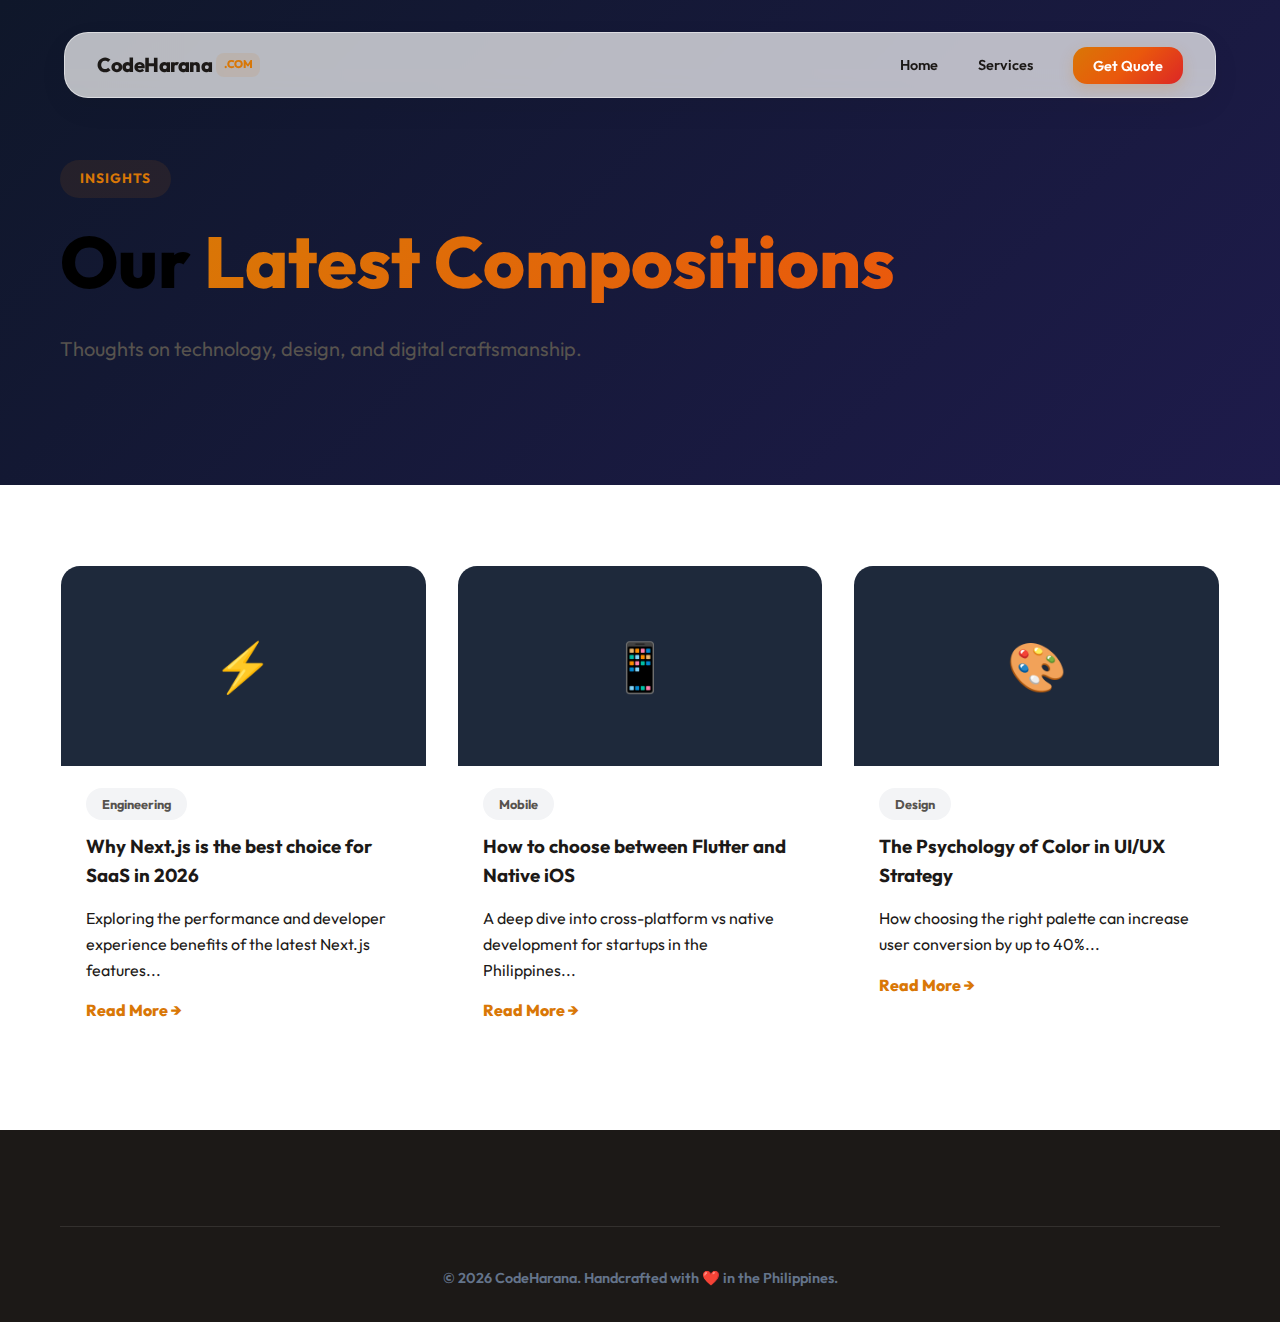
<file: blog/index.html>
<!DOCTYPE html>
<html lang="en">

<head>
    <meta charset="UTF-8">
    <meta name="viewport" content="width=device-width, initial-scale=1.0">
    <title>Blog | Insights on Web & Mobile Development | CodeHarana</title>
    <meta name="description"
        content="Stay updated with the latest trends in Next.js, Flutter, and iOS development. Expert insights from CodeHarana development agency.">
    <link rel="icon" type="image/png" href="/images/code-harana.png" />
    <link rel="stylesheet" href="../styles.css">
    <link
        href="https://fonts.googleapis.com/css2?family=Inter:wght@300;400;500;600;700;800&family=Outfit:wght@300;400;500;600;700;800&display=swap"
        rel="stylesheet">
    <style>
        .blog-hero {
            padding: 160px 0 80px;
            background: linear-gradient(135deg, #0f172a 0%, #1e1b4b 100%);
        }

        .blog-grid {
            display: grid;
            grid-template-columns: repeat(auto-fit, minmax(300px, 1fr));
            gap: 30px;
            padding: 80px 0;
        }

        .blog-card {
            background: rgba(255, 255, 255, 0.03);
            border-radius: 20px;
            overflow: hidden;
            border: 1px solid rgba(255, 255, 255, 0.1);
            transition: all 0.3s ease;
        }

        .blog-card:hover {
            transform: translateY(-10px);
            border-color: var(--primary);
        }

        .blog-card-image {
            height: 200px;
            background: #1e293b;
            display: flex;
            align-items: center;
            justify-content: center;
            font-size: 3rem;
        }

        .blog-card-content {
            padding: 25px;
        }
    </style>
</head>

<body>
    <nav class="navbar active">
        <div class="container">
            <div class="nav-brand">
                <a href="../index.html" style="text-decoration: none; color: inherit;">
                    <h2>CodeHarana<span class="highlight">.com</span></h2>
                </a>
            </div>
            <ul class="nav-menu">
                <li><a href="../index.html#home">Home</a></li>
                <li><a href="../index.html#services">Services</a></li>
                <li><a href="../index.html#contact" class="btn-nav">Get Quote</a></li>
            </ul>
        </div>
    </nav>

    <header class="blog-hero">
        <div class="container">
            <span class="section-badge">Insights</span>
            <h1 class="hero-title">Our <span class="gradient-text">Latest Compositions</span></h1>
            <p class="hero-description">Thoughts on technology, design, and digital craftsmanship.</p>
        </div>
    </header>

    <section class="container">
        <div class="blog-grid">
            <div class="blog-card">
                <div class="blog-card-image">⚡</div>
                <div class="blog-card-content">
                    <span class="tag">Engineering</span>
                    <h3 style="margin: 15px 0;">Why Next.js is the best choice for SaaS in 2026</h3>
                    <p>Exploring the performance and developer experience benefits of the latest Next.js features...</p>
                    <a href="#" class="project-link" style="margin-top: 15px; display: inline-block;">Read More →</a>
                </div>
            </div>
            <div class="blog-card">
                <div class="blog-card-image">📱</div>
                <div class="blog-card-content">
                    <span class="tag">Mobile</span>
                    <h3 style="margin: 15px 0;">How to choose between Flutter and Native iOS</h3>
                    <p>A deep dive into cross-platform vs native development for startups in the Philippines...</p>
                    <a href="#" class="project-link" style="margin-top: 15px; display: inline-block;">Read More →</a>
                </div>
            </div>
            <div class="blog-card">
                <div class="blog-card-image">🎨</div>
                <div class="blog-card-content">
                    <span class="tag">Design</span>
                    <h3 style="margin: 15px 0;">The Psychology of Color in UI/UX Strategy</h3>
                    <p>How choosing the right palette can increase user conversion by up to 40%...</p>
                    <a href="#" class="project-link" style="margin-top: 15px; display: inline-block;">Read More →</a>
                </div>
            </div>
        </div>
    </section>

    <footer class="footer">
        <div class="container">
            <div class="footer-bottom">
                <p>&copy; 2026 CodeHarana. Handcrafted with ❤️ in the Philippines.</p>
            </div>
        </div>
    </footer>

    <script src="../script.js"></script>
    <script>
        document.querySelector('.navbar').classList.add('active');
    </script>
</body>

</html>
</file>
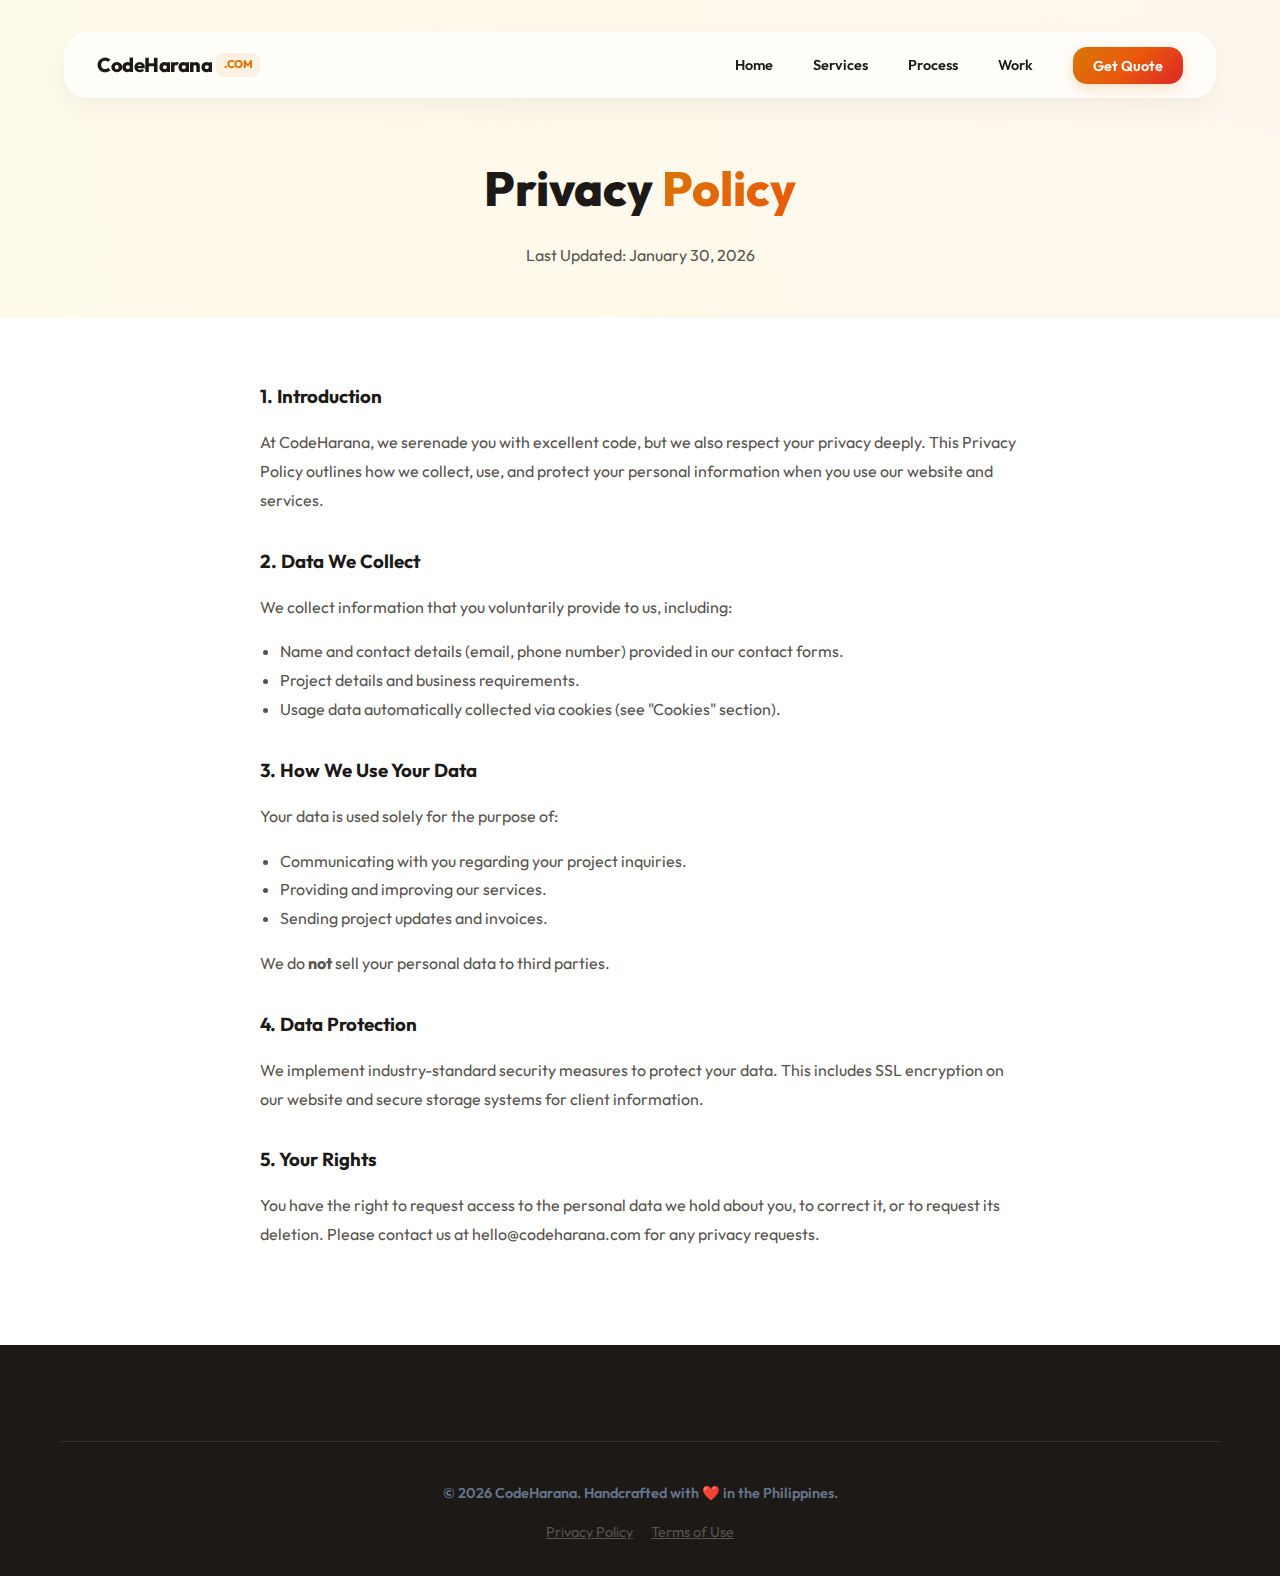
<file: privacy-policy.html>
<!DOCTYPE html>
<html lang="en">

<head>
    <meta charset="UTF-8">
    <meta name="viewport" content="width=device-width, initial-scale=1.0">
    <title>Privacy Policy - CodeHarana</title>
    <meta name="description" content="Privacy Policy and Data Protection principles of CodeHarana.">

    <link rel="stylesheet" href="styles.css">
    <link rel="preconnect" href="https://fonts.googleapis.com">
    <link rel="preconnect" href="https://fonts.gstatic.com" crossorigin>
    <link
        href="https://fonts.googleapis.com/css2?family=Inter:wght@300;400;500;600;700;800&family=Outfit:wght@300;400;500;600;700;800&display=swap"
        rel="stylesheet">
</head>

<body>
    <!-- Navigation -->
    <nav class="navbar">
        <div class="container">
            <div class="nav-brand">
                <a href="index.html" style="text-decoration: none;">
                    <h2>CodeHarana<span class="highlight">.com</span></h2>
                </a>
            </div>
            <ul class="nav-menu">
                <li><a href="index.html#home">Home</a></li>
                <li><a href="index.html#services">Services</a></li>
                <li><a href="index.html#process">Process</a></li>
                <li><a href="index.html#projects">Work</a></li>
                <li><a href="index.html#contact" class="btn-nav">Get Quote</a></li>
            </ul>
            <div class="hamburger">
                <span></span>
                <span></span>
                <span></span>
            </div>
        </div>
    </nav>

    <!-- Header Section -->
    <section class="page-header"
        style="padding-top: 150px; padding-bottom: 50px; text-align: center; background: radial-gradient(circle at top right, #fff7ed, #fffbeb);">
        <div class="container">
            <h1 style="font-family: 'Outfit', sans-serif; font-size: 3rem; font-weight: 800;">Privacy <span
                    class="gradient-text">Policy</span></h1>
            <p style="color: var(--text-light); margin-top: 1rem;">Last Updated: January 30, 2026</p>
        </div>
    </section>

    <!-- Content Section -->
    <section class="legal-content" style="padding: 4rem 0;">
        <div class="container" style="max-width: 800px;">
            <div class="legal-block" style="margin-bottom: 2rem;">
                <h3 style="font-family: 'Outfit', sans-serif; margin-bottom: 1rem; color: var(--text-dark);">1.
                    Introduction</h3>
                <p style="color: var(--text-light); line-height: 1.8; margin-bottom: 1rem;">
                    At CodeHarana, we serenade you with excellent code, but we also respect your privacy deeply. This
                    Privacy Policy outlines how we collect, use, and protect your personal information when you use our
                    website and services.
                </p>
            </div>

            <div class="legal-block" style="margin-bottom: 2rem;">
                <h3 style="font-family: 'Outfit', sans-serif; margin-bottom: 1rem; color: var(--text-dark);">2. Data We
                    Collect</h3>
                <p style="color: var(--text-light); line-height: 1.8; margin-bottom: 1rem;">
                    We collect information that you voluntarily provide to us, including:
                </p>
                <ul style="color: var(--text-light); line-height: 1.8; padding-left: 20px;">
                    <li>Name and contact details (email, phone number) provided in our contact forms.</li>
                    <li>Project details and business requirements.</li>
                    <li>Usage data automatically collected via cookies (see "Cookies" section).</li>
                </ul>
            </div>

            <div class="legal-block" style="margin-bottom: 2rem;">
                <h3 style="font-family: 'Outfit', sans-serif; margin-bottom: 1rem; color: var(--text-dark);">3. How We
                    Use Your Data</h3>
                <p style="color: var(--text-light); line-height: 1.8; margin-bottom: 1rem;">
                    Your data is used solely for the purpose of:
                </p>
                <ul style="color: var(--text-light); line-height: 1.8; padding-left: 20px;">
                    <li>Communicating with you regarding your project inquiries.</li>
                    <li>Providing and improving our services.</li>
                    <li>Sending project updates and invoices.</li>
                </ul>
                <p style="color: var(--text-light); line-height: 1.8; margin-top: 1rem;">
                    We do <strong>not</strong> sell your personal data to third parties.
                </p>
            </div>

            <div class="legal-block" style="margin-bottom: 2rem;">
                <h3 style="font-family: 'Outfit', sans-serif; margin-bottom: 1rem; color: var(--text-dark);">4. Data
                    Protection</h3>
                <p style="color: var(--text-light); line-height: 1.8; margin-bottom: 1rem;">
                    We implement industry-standard security measures to protect your data. This includes SSL encryption
                    on our website and secure storage systems for client information.
                </p>
            </div>

            <div class="legal-block" style="margin-bottom: 2rem;">
                <h3 style="font-family: 'Outfit', sans-serif; margin-bottom: 1rem; color: var(--text-dark);">5. Your
                    Rights</h3>
                <p style="color: var(--text-light); line-height: 1.8; margin-bottom: 1rem;">
                    You have the right to request access to the personal data we hold about you, to correct it, or to
                    request its deletion. Please contact us at hello@codeharana.com for any privacy requests.
                </p>
            </div>
        </div>
    </section>

    <!-- Footer -->
    <footer class="footer">
        <div class="container">
            <div class="footer-bottom">
                <p>&copy; 2026 CodeHarana. Handcrafted with ❤️ in the Philippines.</p>
                <div style="margin-top: 1rem; font-size: 0.9rem;">
                    <a href="privacy-policy.html" style="color: var(--text-light); margin-right: 15px;">Privacy
                        Policy</a>
                    <a href="terms-of-use.html" style="color: var(--text-light);">Terms of Use</a>
                </div>
            </div>
        </div>
    </footer>

    <script src="script.js"></script>
</body>

</html>
</file>
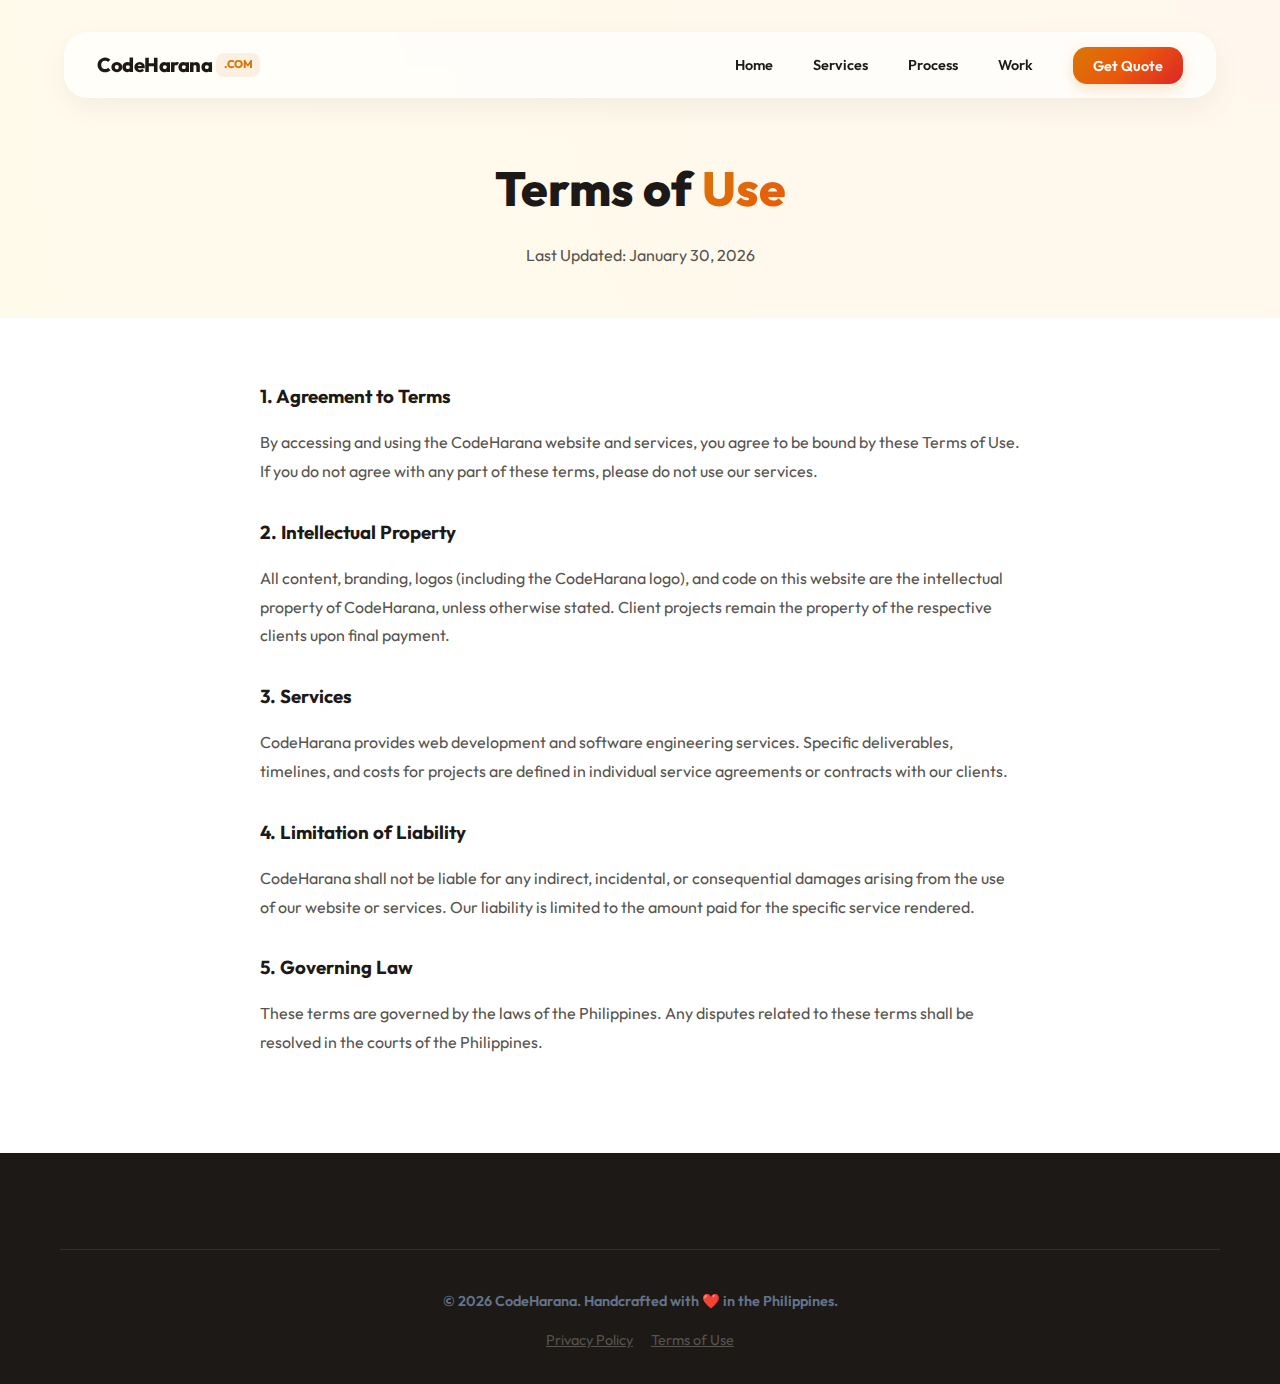
<file: terms-of-use.html>
<!DOCTYPE html>
<html lang="en">

<head>
    <meta charset="UTF-8">
    <meta name="viewport" content="width=device-width, initial-scale=1.0">
    <title>Terms of Use - CodeHarana</title>
    <meta name="description" content="Terms and Conditions for using CodeHarana services.">

    <link rel="stylesheet" href="styles.css">
    <link rel="preconnect" href="https://fonts.googleapis.com">
    <link rel="preconnect" href="https://fonts.gstatic.com" crossorigin>
    <link
        href="https://fonts.googleapis.com/css2?family=Inter:wght@300;400;500;600;700;800&family=Outfit:wght@300;400;500;600;700;800&display=swap"
        rel="stylesheet">
</head>

<body>
    <!-- Navigation -->
    <nav class="navbar">
        <div class="container">
            <div class="nav-brand">
                <a href="index.html" style="text-decoration: none;">
                    <h2>CodeHarana<span class="highlight">.com</span></h2>
                </a>
            </div>
            <ul class="nav-menu">
                <li><a href="index.html#home">Home</a></li>
                <li><a href="index.html#services">Services</a></li>
                <li><a href="index.html#process">Process</a></li>
                <li><a href="index.html#projects">Work</a></li>
                <li><a href="index.html#contact" class="btn-nav">Get Quote</a></li>
            </ul>
            <div class="hamburger">
                <span></span>
                <span></span>
                <span></span>
            </div>
        </div>
    </nav>

    <!-- Header Section -->
    <section class="page-header"
        style="padding-top: 150px; padding-bottom: 50px; text-align: center; background: radial-gradient(circle at top right, #fff7ed, #fffbeb);">
        <div class="container">
            <h1 style="font-family: 'Outfit', sans-serif; font-size: 3rem; font-weight: 800;">Terms of <span
                    class="gradient-text">Use</span></h1>
            <p style="color: var(--text-light); margin-top: 1rem;">Last Updated: January 30, 2026</p>
        </div>
    </section>

    <!-- Content Section -->
    <section class="legal-content" style="padding: 4rem 0;">
        <div class="container" style="max-width: 800px;">
            <div class="legal-block" style="margin-bottom: 2rem;">
                <h3 style="font-family: 'Outfit', sans-serif; margin-bottom: 1rem; color: var(--text-dark);">1.
                    Agreement to Terms</h3>
                <p style="color: var(--text-light); line-height: 1.8; margin-bottom: 1rem;">
                    By accessing and using the CodeHarana website and services, you agree to be bound by these Terms of
                    Use. If you do not agree with any part of these terms, please do not use our services.
                </p>
            </div>

            <div class="legal-block" style="margin-bottom: 2rem;">
                <h3 style="font-family: 'Outfit', sans-serif; margin-bottom: 1rem; color: var(--text-dark);">2.
                    Intellectual Property</h3>
                <p style="color: var(--text-light); line-height: 1.8; margin-bottom: 1rem;">
                    All content, branding, logos (including the CodeHarana logo), and code on this website are the
                    intellectual property of CodeHarana, unless otherwise stated. Client projects remain the property of
                    the respective clients upon final payment.
                </p>
            </div>

            <div class="legal-block" style="margin-bottom: 2rem;">
                <h3 style="font-family: 'Outfit', sans-serif; margin-bottom: 1rem; color: var(--text-dark);">3. Services
                </h3>
                <p style="color: var(--text-light); line-height: 1.8; margin-bottom: 1rem;">
                    CodeHarana provides web development and software engineering services. Specific deliverables,
                    timelines, and costs for projects are defined in individual service agreements or contracts with our
                    clients.
                </p>
            </div>

            <div class="legal-block" style="margin-bottom: 2rem;">
                <h3 style="font-family: 'Outfit', sans-serif; margin-bottom: 1rem; color: var(--text-dark);">4.
                    Limitation of Liability</h3>
                <p style="color: var(--text-light); line-height: 1.8; margin-bottom: 1rem;">
                    CodeHarana shall not be liable for any indirect, incidental, or consequential damages arising from
                    the use of our website or services. Our liability is limited to the amount paid for the specific
                    service rendered.
                </p>
            </div>

            <div class="legal-block" style="margin-bottom: 2rem;">
                <h3 style="font-family: 'Outfit', sans-serif; margin-bottom: 1rem; color: var(--text-dark);">5.
                    Governing Law</h3>
                <p style="color: var(--text-light); line-height: 1.8; margin-bottom: 1rem;">
                    These terms are governed by the laws of the Philippines. Any disputes related to these terms shall
                    be resolved in the courts of the Philippines.
                </p>
            </div>
        </div>
    </section>

    <!-- Footer -->
    <footer class="footer">
        <div class="container">
            <div class="footer-bottom">
                <p>&copy; 2026 CodeHarana. Handcrafted with ❤️ in the Philippines.</p>
                <div style="margin-top: 1rem; font-size: 0.9rem;">
                    <a href="privacy-policy.html" style="color: var(--text-light); margin-right: 15px;">Privacy
                        Policy</a>
                    <a href="terms-of-use.html" style="color: var(--text-light);">Terms of Use</a>
                </div>
            </div>
        </div>
    </footer>

    <script src="script.js"></script>
</body>

</html>
</file>
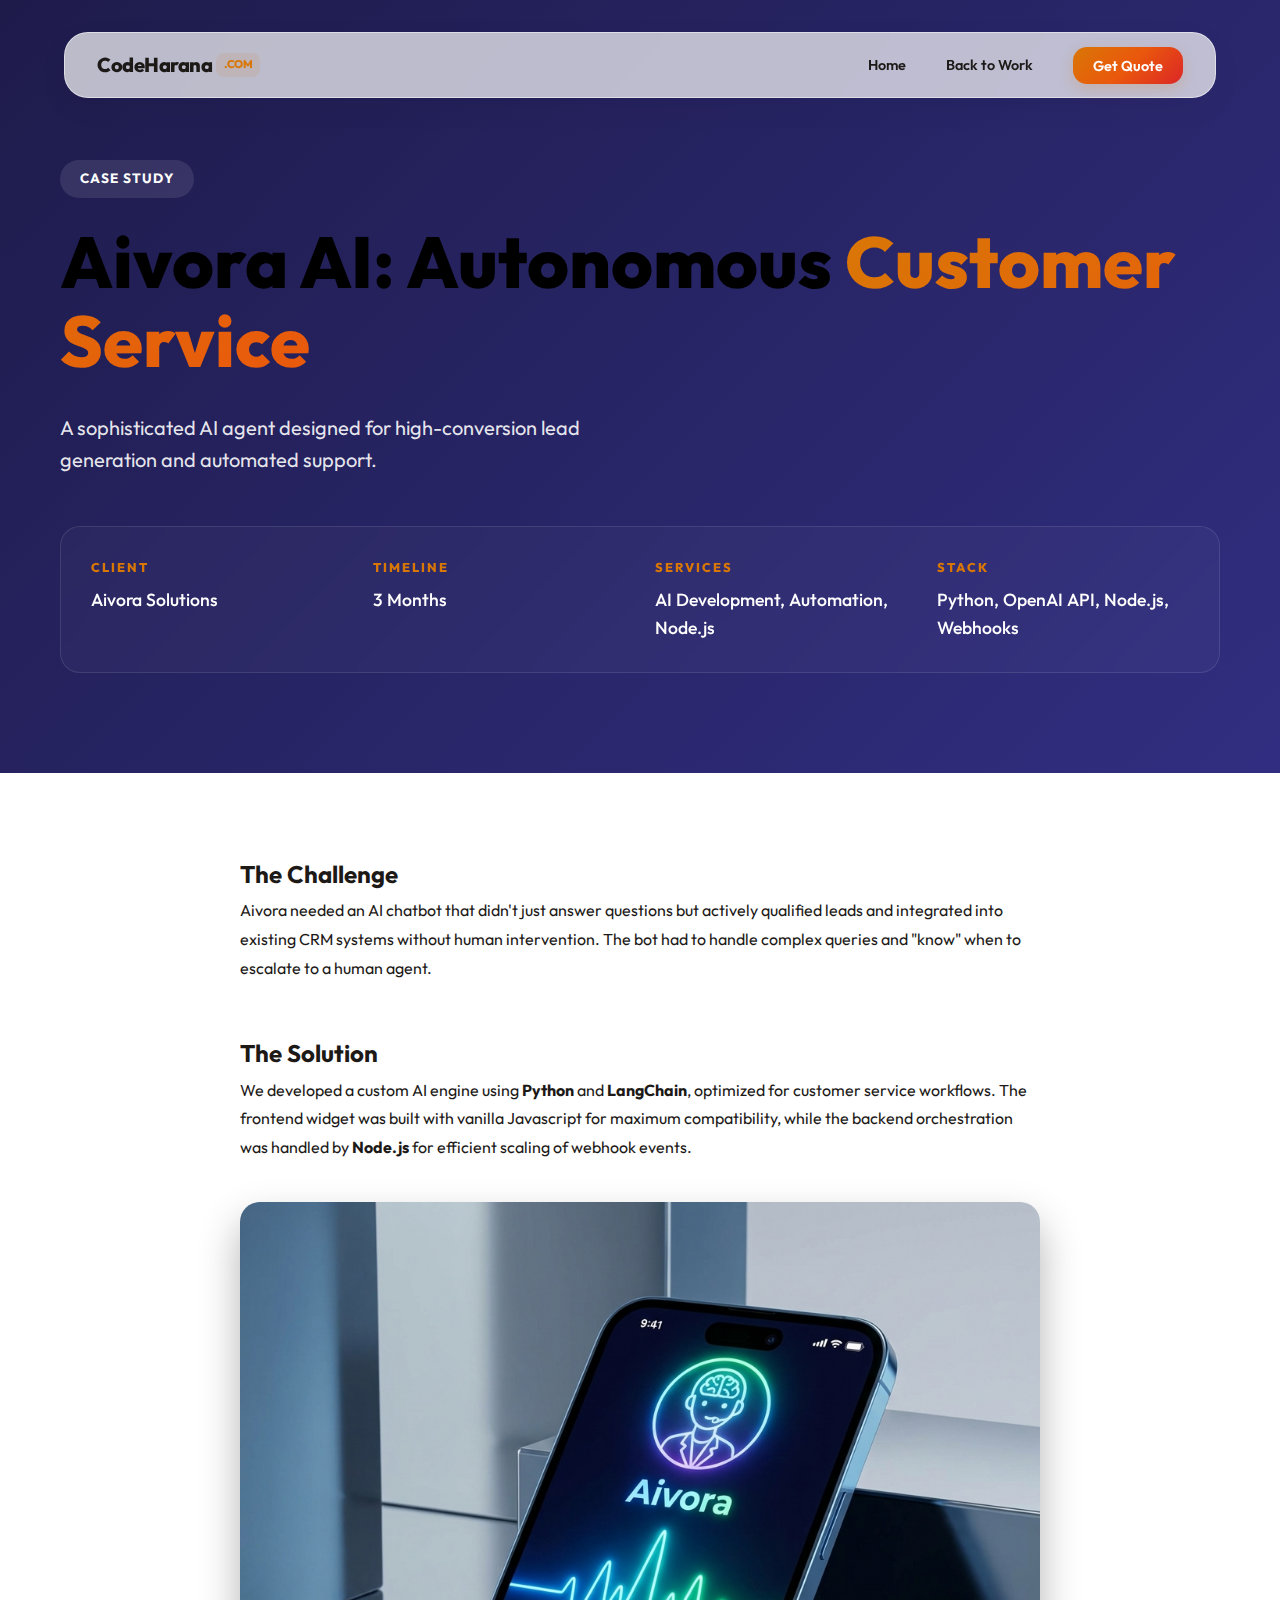
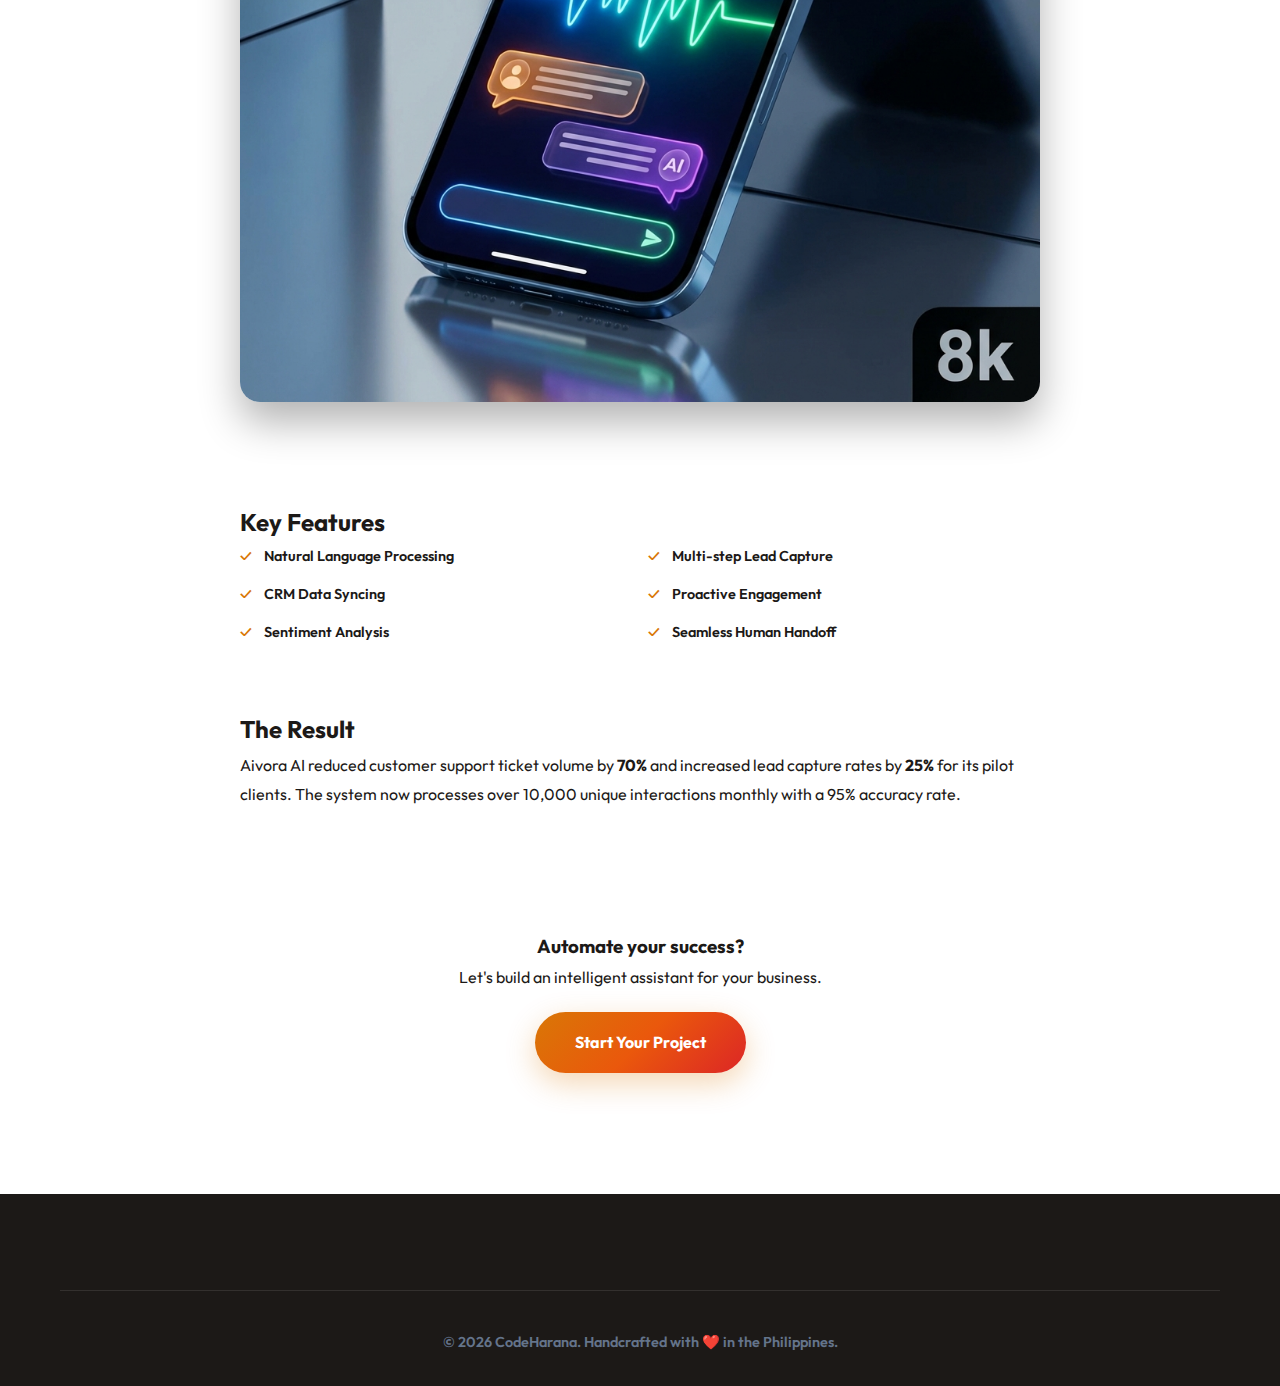
<file: work/aivora-ai.html>
<!DOCTYPE html>
<html lang="en">

<head>
    <meta charset="UTF-8">
    <meta name="viewport" content="width=device-width, initial-scale=1.0">
    <title>Aivora AI Case Study | AI & Automation Services | CodeHarana</title>
    <meta name="description"
        content="Learn how CodeHarana developed Aivora AI, a state-of-the-art intelligent chatbot for automated customer support and lead generation.">
    <link rel="icon" type="image/png" href="/images/code-harana.png" />
    <link rel="stylesheet" href="../styles.css">
    <link
        href="https://fonts.googleapis.com/css2?family=Inter:wght@300;400;500;600;700;800&family=Outfit:wght@300;400;500;600;700;800&display=swap"
        rel="stylesheet">
    <style>
        .case-study-hero {
            padding: 160px 0 100px;
            background: linear-gradient(135deg, #1e1b4b 0%, #312e81 100%);
            position: relative;
            overflow: hidden;
        }

        .case-study-content {
            padding: 80px 0;
            line-height: 1.8;
        }

        .project-meta {
            display: grid;
            grid-template-columns: repeat(auto-fit, minmax(200px, 1fr));
            gap: 30px;
            margin-top: 50px;
            padding: 30px;
            background: rgba(255, 255, 255, 0.03);
            border-radius: 20px;
            backdrop-filter: blur(10px);
        }
    </style>
</head>

<body>
    <nav class="navbar active">
        <div class="container">
            <div class="nav-brand">
                <a href="../index.html" style="text-decoration: none; color: inherit;">
                    <h2>CodeHarana<span class="highlight">.com</span></h2>
                </a>
            </div>
            <ul class="nav-menu">
                <li><a href="../index.html#home">Home</a></li>
                <li><a href="../index.html#projects">Back to Work</a></li>
                <li><a href="../index.html#contact" class="btn-nav">Get Quote</a></li>
            </ul>
        </div>
    </nav>

    <header class="case-study-hero">
        <div class="container">
            <span class="section-badge">Case Study</span>
            <h1 class="hero-title">Aivora AI: Autonomous <span class="gradient-text">Customer Service</span></h1>
            <p class="hero-description">A sophisticated AI agent designed for high-conversion lead generation and
                automated support.</p>

            <div class="project-meta">
                <div class="meta-item">
                    <h4>Client</h4>
                    <p>Aivora Solutions</p>
                </div>
                <div class="meta-item">
                    <h4>Timeline</h4>
                    <p>3 Months</p>
                </div>
                <div class="meta-item">
                    <h4>Services</h4>
                    <p>AI Development, Automation, Node.js</p>
                </div>
                <div class="meta-item">
                    <h4>Stack</h4>
                    <p>Python, OpenAI API, Node.js, Webhooks</p>
                </div>
            </div>
        </div>
    </header>

    <section class="case-study-content">
        <div class="container">
            <div style="max-width: 800px; margin: 0 auto;">
                <h2>The Challenge</h2>
                <p>Aivora needed an AI chatbot that didn't just answer questions but actively qualified leads and
                    integrated into existing CRM systems without human intervention. The bot had to handle complex
                    queries and "know" when to escalate to a human agent.</p>

                <h2 style="margin-top: 50px;">The Solution</h2>
                <p>We developed a custom AI engine using <strong>Python</strong> and <strong>LangChain</strong>,
                    optimized for customer service workflows. The frontend widget was built with vanilla Javascript for
                    maximum compatibility, while the backend orchestration was handled by <strong>Node.js</strong> for
                    efficient scaling of webhook events.</p>

                <img src="../images/ai-automation-solutions-philippines.jpg" alt="Aivora AI Interface Preview"
                    style="width: 100%; border-radius: 20px; margin: 40px 0; box-shadow: 0 20px 40px rgba(0,0,0,0.3);">

                <h2 style="margin-top: 50px;">Key Features</h2>
                <ul class="service-features" style="display: block; columns: 2;">
                    <li>Natural Language Processing</li>
                    <li>CRM Data Syncing</li>
                    <li>Sentiment Analysis</li>
                    <li>Multi-step Lead Capture</li>
                    <li>Proactive Engagement</li>
                    <li>Seamless Human Handoff</li>
                </ul>

                <h2 style="margin-top: 50px;">The Result</h2>
                <p>Aivora AI reduced customer support ticket volume by <strong>70%</strong> and increased lead capture
                    rates by <strong>25%</strong> for its pilot clients. The system now processes over 10,000 unique
                    interactions monthly with a 95% accuracy rate.</p>

                <div
                    style="margin-top: 80px; padding: 40px; background: var(--glass-bg); border-radius: 20px; text-align: center; border: 1px solid var(--glass-border);">
                    <h3>Automate your success?</h3>
                    <p>Let's build an intelligent assistant for your business.</p>
                    <a href="../index.html#contact" class="btn btn-primary" style="margin-top: 20px;">Start Your
                        Project</a>
                </div>
            </div>
        </div>
    </section>

    <footer class="footer">
        <div class="container">
            <div class="footer-bottom">
                <p>&copy; 2026 CodeHarana. Handcrafted with ❤️ in the Philippines.</p>
            </div>
        </div>
    </footer>

    <script src="../script.js"></script>
    <script>
        document.querySelector('.navbar').classList.add('active');
    </script>
</body>

</html>
</file>
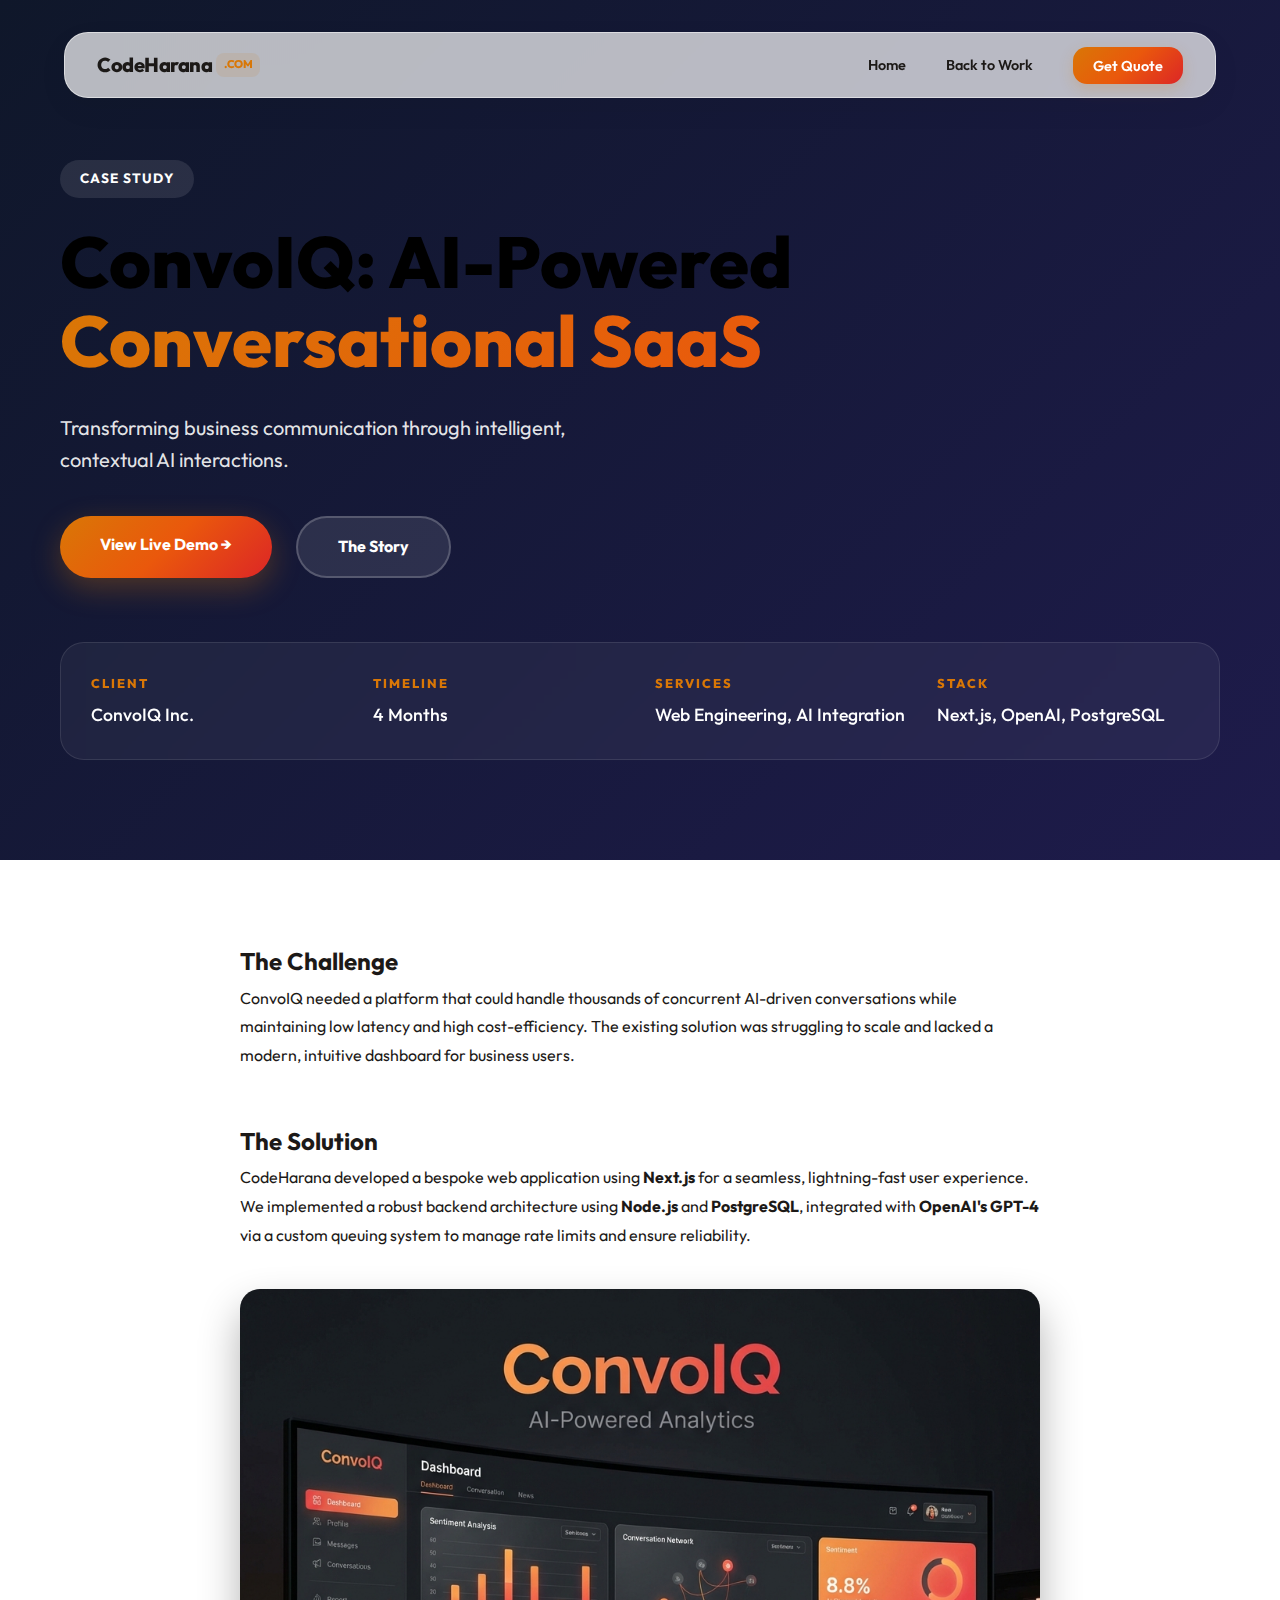
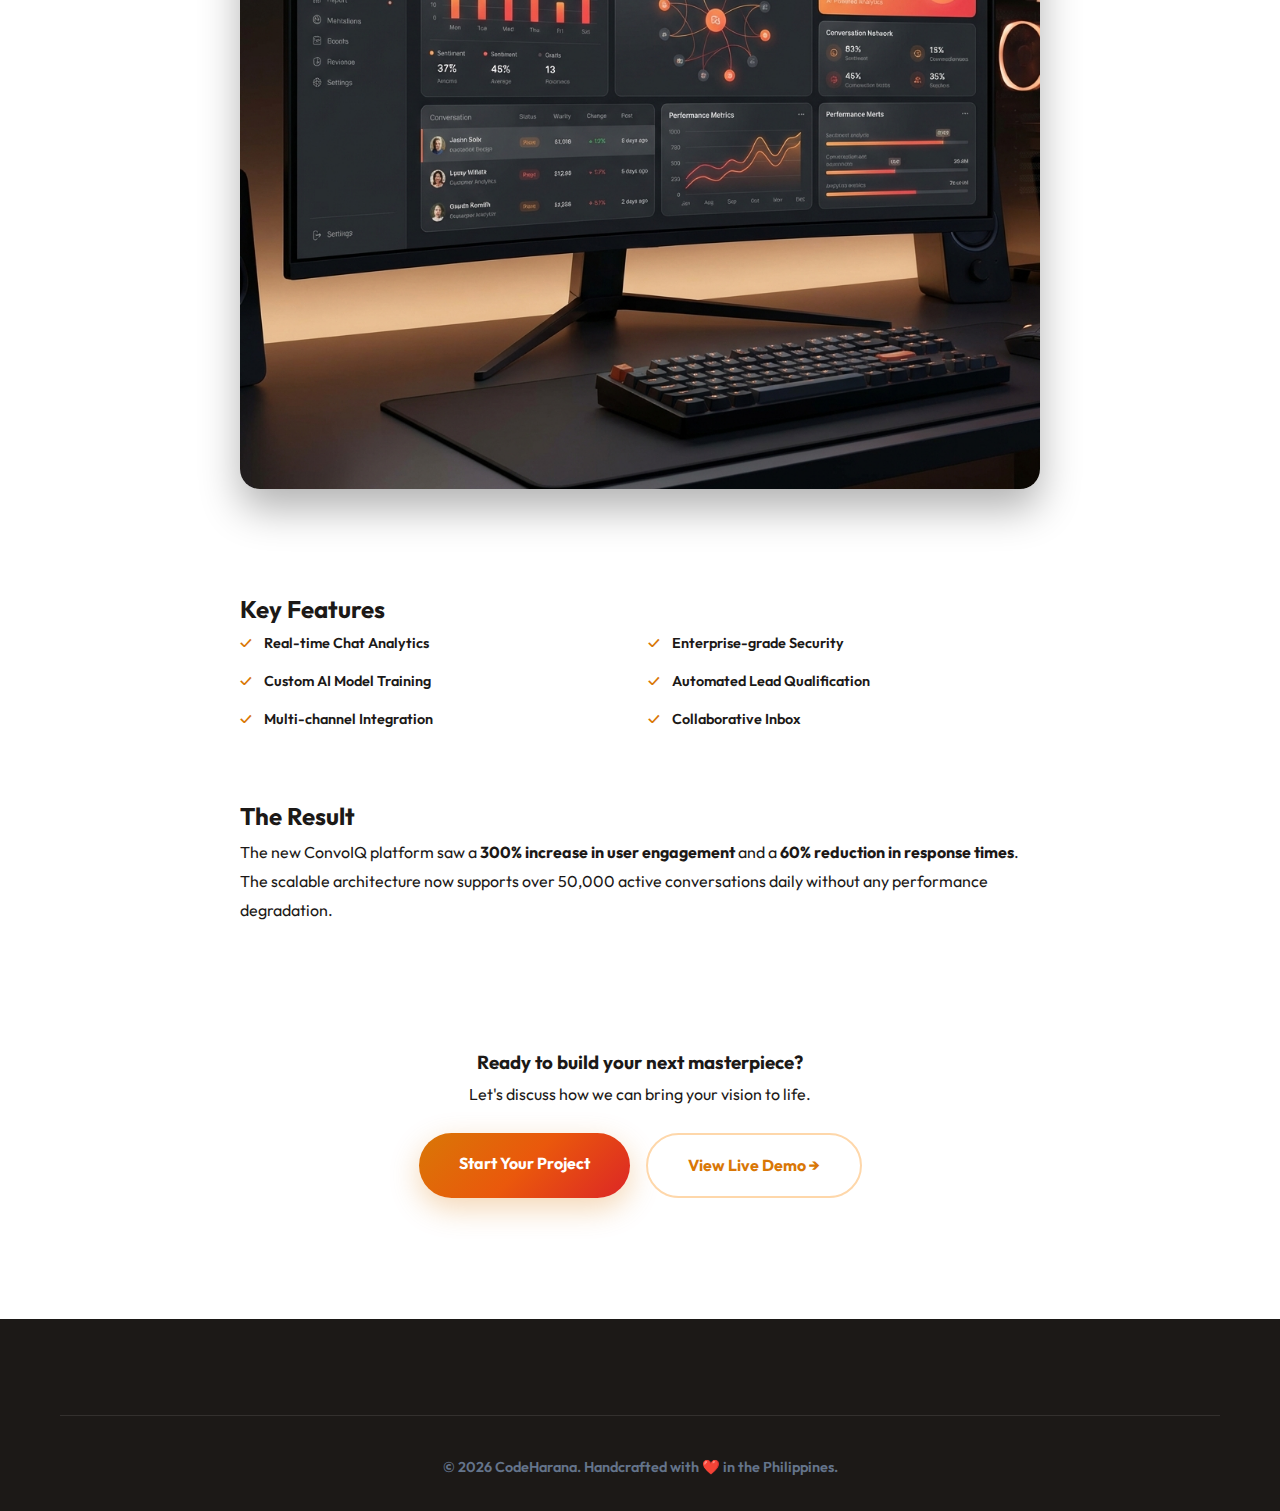
<file: work/convoiq.html>
<!DOCTYPE html>
<html lang="en">

<head>
    <meta charset="UTF-8">
    <meta name="viewport" content="width=device-width, initial-scale=1.0">
    <title>ConvoIQ Case Study | Web Application Development | CodeHarana</title>
    <meta name="description"
        content="Explore how CodeHarana built ConvoIQ, a premium AI SaaS platform using Next.js and OpenAI. Comprehensive web engineering case study.">
    <link rel="icon" type="image/png" href="/images/code-harana.png" />
    <link rel="stylesheet" href="../styles.css">
    <link
        href="https://fonts.googleapis.com/css2?family=Inter:wght@300;400;500;600;700;800&family=Outfit:wght@300;400;500;600;700;800&display=swap"
        rel="stylesheet">
    <style>
        .case-study-hero {
            background: linear-gradient(135deg, #0f172a 0%, #1e1b4b 100%);
        }
    </style>
</head>

<body>
    <nav class="navbar active">
        <div class="container">
            <div class="nav-brand">
                <a href="../index.html" style="text-decoration: none; color: inherit;">
                    <h2>CodeHarana<span class="highlight">.com</span></h2>
                </a>
            </div>
            <ul class="nav-menu">
                <li><a href="../index.html#home">Home</a></li>
                <li><a href="../index.html#projects">Back to Work</a></li>
                <li><a href="../index.html#contact" class="btn-nav">Get Quote</a></li>
            </ul>
        </div>
    </nav>

    <header class="case-study-hero">
        <div class="container">
            <span class="section-badge">Case Study</span>
            <h1 class="hero-title">ConvoIQ: AI-Powered <span class="gradient-text">Conversational SaaS</span></h1>
            <p class="hero-description">Transforming business communication through intelligent, contextual AI
                interactions.</p>

            <div class="hero-buttons">
                <a href="https://convoiq.io" target="_blank" class="btn btn-primary">View Live Demo →</a>
                <a href="#challenge" class="btn btn-secondary"
                    style="background: rgba(255,255,255,0.1); border-color: rgba(255,255,255,0.2); color: white;">The
                    Story</a>
            </div>

            <div class="project-meta">
                <div class="meta-item">
                    <h4>Client</h4>
                    <p>ConvoIQ Inc.</p>
                </div>
                <div class="meta-item">
                    <h4>Timeline</h4>
                    <p>4 Months</p>
                </div>
                <div class="meta-item">
                    <h4>Services</h4>
                    <p>Web Engineering, AI Integration</p>
                </div>
                <div class="meta-item">
                    <h4>Stack</h4>
                    <p>Next.js, OpenAI, PostgreSQL</p>
                </div>
            </div>
        </div>
    </header>

    <section id="challenge" class="case-study-content">
        <div class="container">
            <div style="max-width: 800px; margin: 0 auto;">
                <h2>The Challenge</h2>
                <p>ConvoIQ needed a platform that could handle thousands of concurrent AI-driven conversations while
                    maintaining low latency and high cost-efficiency. The existing solution was struggling to scale and
                    lacked a modern, intuitive dashboard for business users.</p>

                <h2 style="margin-top: 50px;">The Solution</h2>
                <p>CodeHarana developed a bespoke web application using <strong>Next.js</strong> for a seamless,
                    lightning-fast user experience. We implemented a robust backend architecture using
                    <strong>Node.js</strong> and <strong>PostgreSQL</strong>, integrated with <strong>OpenAI's
                        GPT-4</strong> via a custom queuing system to manage rate limits and ensure reliability.
                </p>

                <img src="../images/web-development-agency-philippines.jpg" alt="ConvoIQ Dashboard Preview"
                    style="width: 100%; border-radius: 20px; margin: 40px 0; box-shadow: 0 20px 40px rgba(0,0,0,0.3);">

                <h2 style="margin-top: 50px;">Key Features</h2>
                <ul class="service-features" style="display: block; columns: 2;">
                    <li>Real-time Chat Analytics</li>
                    <li>Custom AI Model Training</li>
                    <li>Multi-channel Integration</li>
                    <li>Enterprise-grade Security</li>
                    <li>Automated Lead Qualification</li>
                    <li>Collaborative Inbox</li>
                </ul>

                <h2 style="margin-top: 50px;">The Result</h2>
                <p>The new ConvoIQ platform saw a <strong>300% increase in user engagement</strong> and a <strong>60%
                        reduction in response times</strong>. The scalable architecture now supports over 50,000 active
                    conversations daily without any performance degradation.</p>

                <div
                    style="margin-top: 80px; padding: 40px; background: var(--glass-bg); border-radius: 20px; text-align: center; border: 1px solid var(--glass-border);">
                    <h3>Ready to build your next masterpiece?</h3>
                    <p>Let's discuss how we can bring your vision to life.</p>
                    <div style="display: flex; gap: 1rem; justify-content: center; margin-top: 25px; flex-wrap: wrap;">
                        <a href="../index.html#contact" class="btn btn-primary">Start Your Project</a>
                        <a href="https://convoiq.io" target="_blank" class="btn btn-secondary">View Live Demo →</a>
                    </div>
                </div>
            </div>
        </div>
    </section>

    <footer class="footer">
        <div class="container">
            <div class="footer-bottom">
                <p>&copy; 2026 CodeHarana. Handcrafted with ❤️ in the Philippines.</p>
            </div>
        </div>
    </footer>

    <script src="../script.js"></script>
    <script>
        // Ensure navbar is active on load for subpages
        document.querySelector('.navbar').classList.add('active');
    </script>
</body>

</html>
</file>
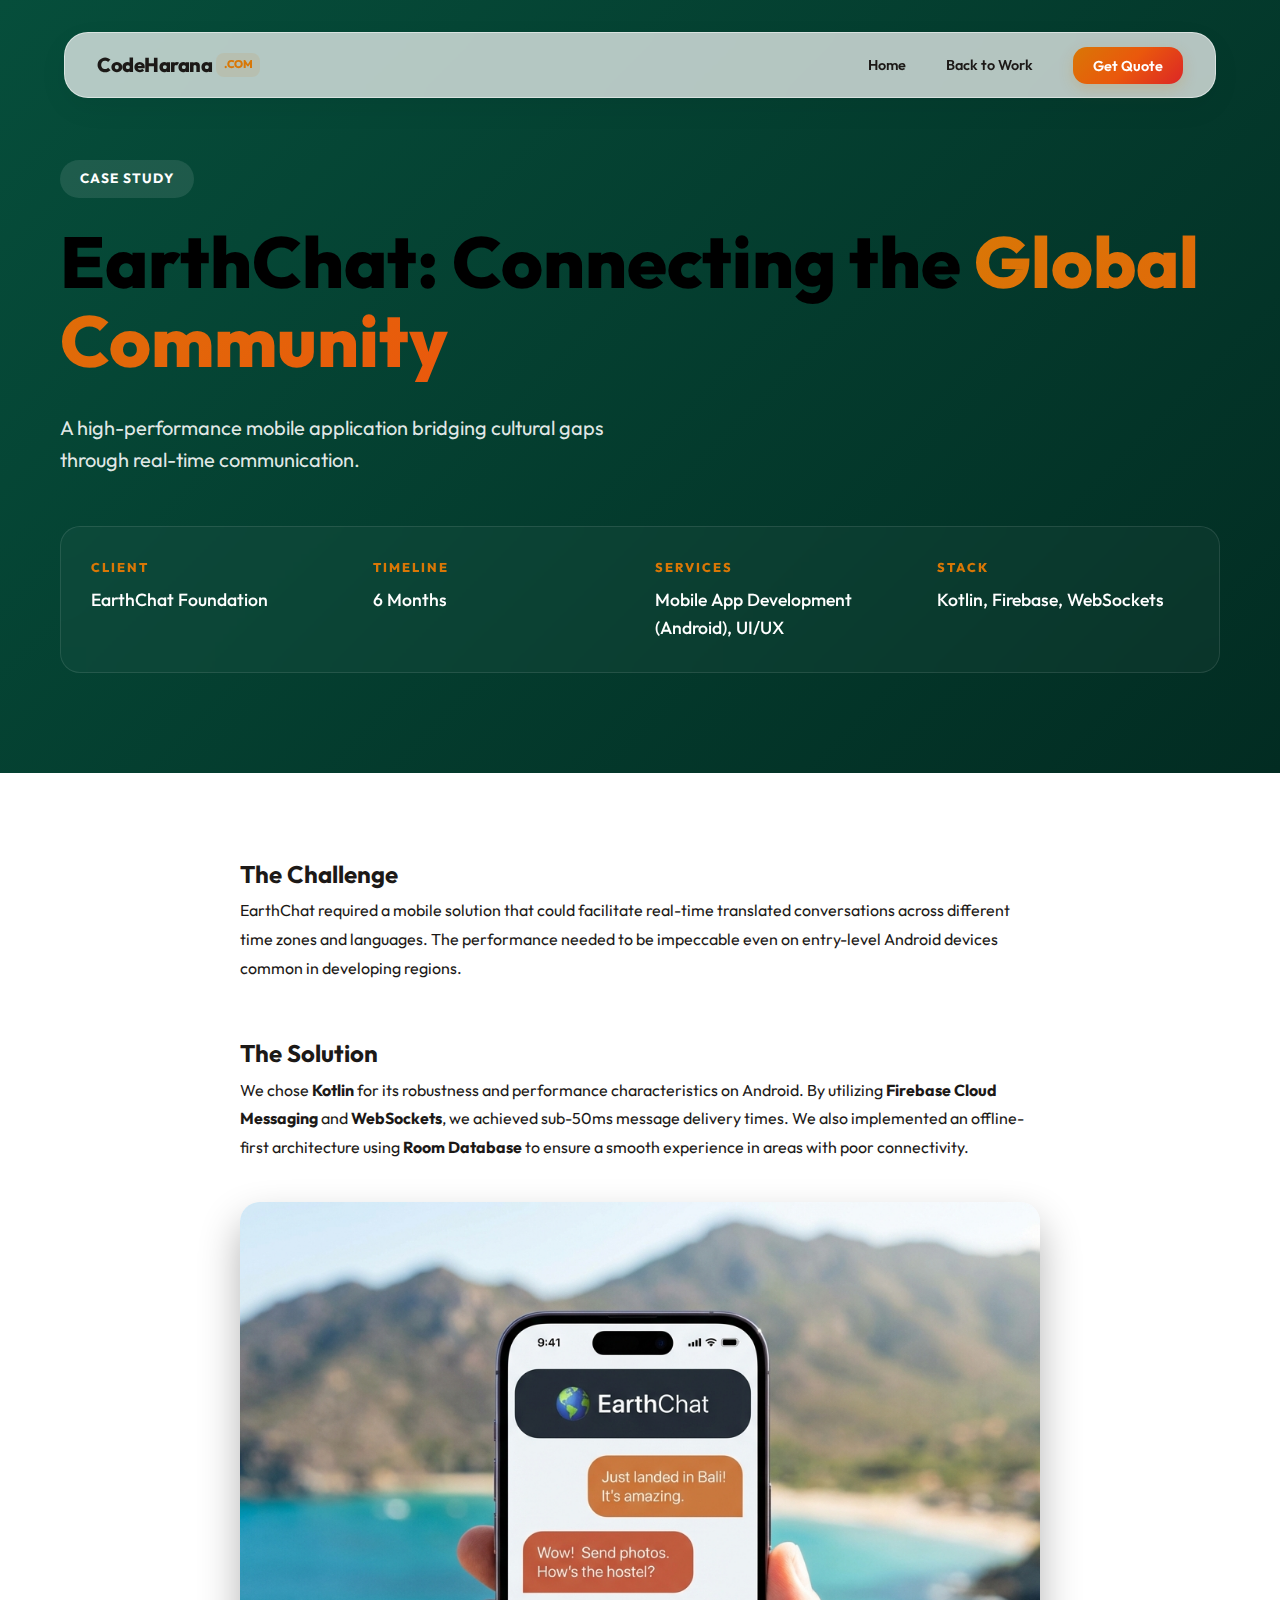
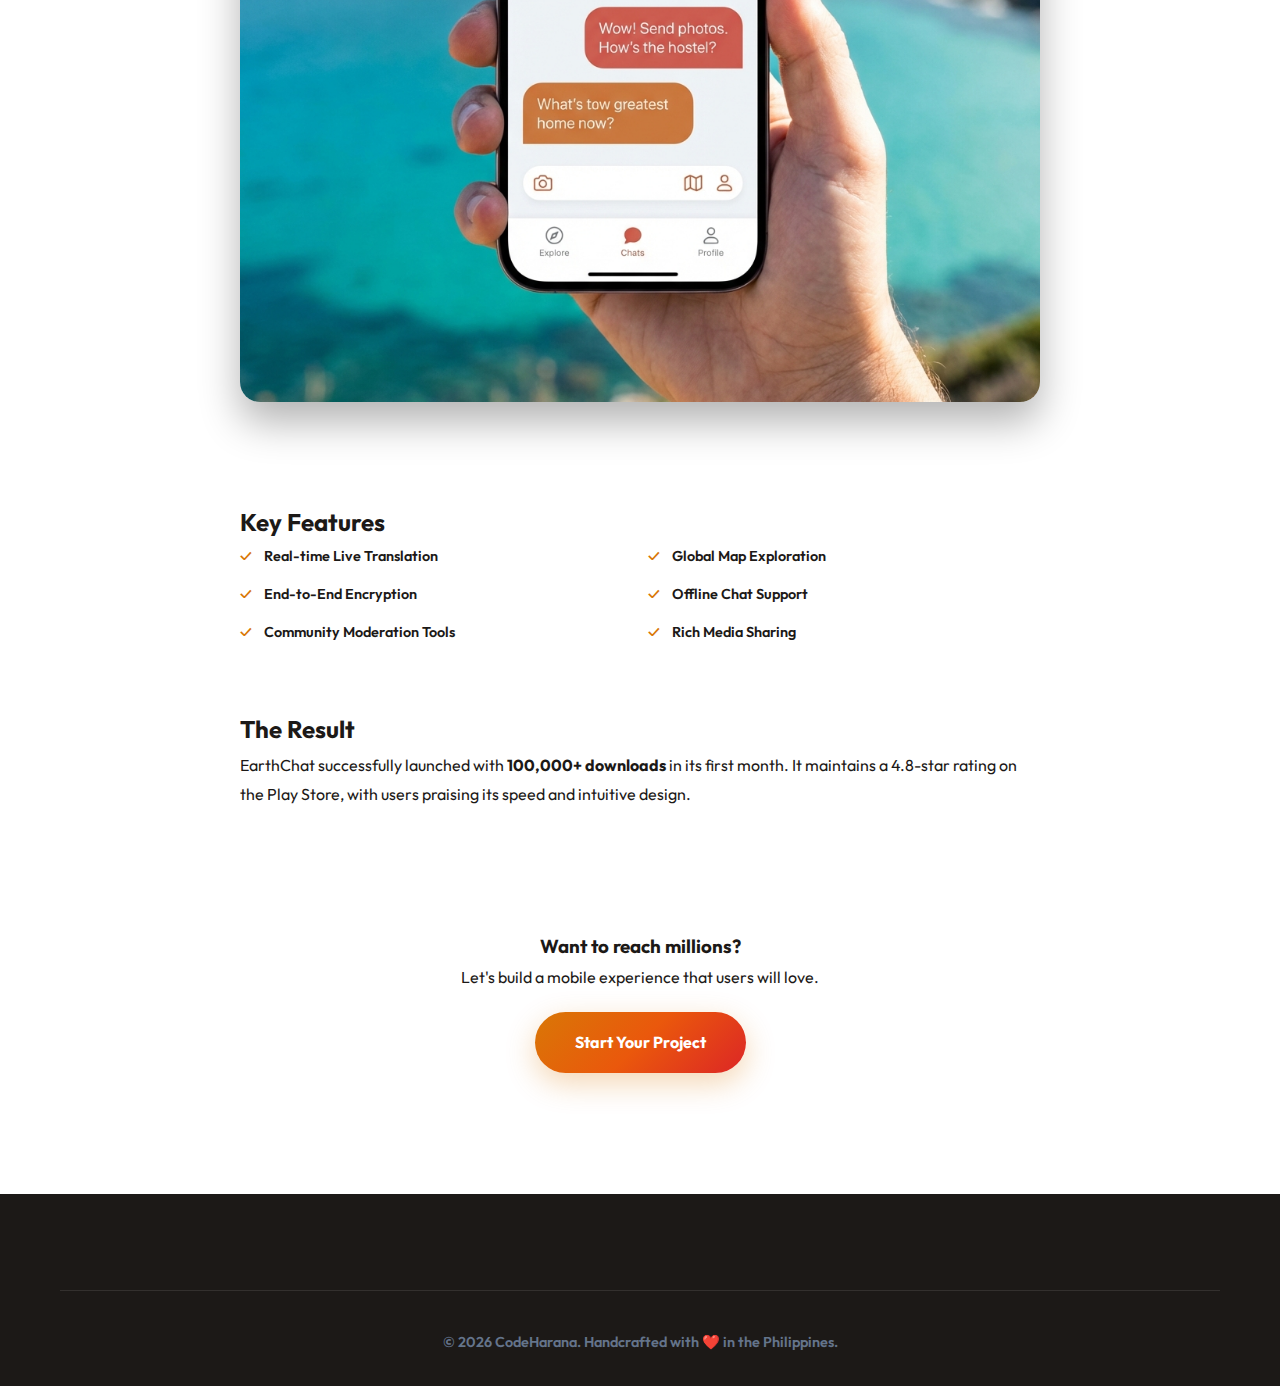
<file: work/earthchat.html>
<!DOCTYPE html>
<html lang="en">

<head>
    <meta charset="UTF-8">
    <meta name="viewport" content="width=device-width, initial-scale=1.0">
    <title>EarthChat Case Study | Mobile App Development | CodeHarana</title>
    <meta name="description"
        content="Discover how CodeHarana built EarthChat, a global community platform using Kotlin and Firebase. Premier mobile app development case study.">
    <link rel="icon" type="image/png" href="/images/code-harana.png" />
    <link rel="stylesheet" href="../styles.css">
    <link
        href="https://fonts.googleapis.com/css2?family=Inter:wght@300;400;500;600;700;800&family=Outfit:wght@300;400;500;600;700;800&display=swap"
        rel="stylesheet">
    <style>
        .case-study-hero {
            padding: 160px 0 100px;
            background: linear-gradient(135deg, #064e3b 0%, #022c22 100%);
            position: relative;
            overflow: hidden;
        }

        .case-study-content {
            padding: 80px 0;
            line-height: 1.8;
        }

        .project-meta {
            display: grid;
            grid-template-columns: repeat(auto-fit, minmax(200px, 1fr));
            gap: 30px;
            margin-top: 50px;
            padding: 30px;
            background: rgba(255, 255, 255, 0.03);
            border-radius: 20px;
            backdrop-filter: blur(10px);
        }
    </style>
</head>

<body>
    <nav class="navbar active">
        <div class="container">
            <div class="nav-brand">
                <a href="../index.html" style="text-decoration: none; color: inherit;">
                    <h2>CodeHarana<span class="highlight">.com</span></h2>
                </a>
            </div>
            <ul class="nav-menu">
                <li><a href="../index.html#home">Home</a></li>
                <li><a href="../index.html#projects">Back to Work</a></li>
                <li><a href="../index.html#contact" class="btn-nav">Get Quote</a></li>
            </ul>
        </div>
    </nav>

    <header class="case-study-hero">
        <div class="container">
            <span class="section-badge">Case Study</span>
            <h1 class="hero-title">EarthChat: Connecting the <span class="gradient-text">Global Community</span></h1>
            <p class="hero-description">A high-performance mobile application bridging cultural gaps through real-time
                communication.</p>

            <div class="project-meta">
                <div class="meta-item">
                    <h4>Client</h4>
                    <p>EarthChat Foundation</p>
                </div>
                <div class="meta-item">
                    <h4>Timeline</h4>
                    <p>6 Months</p>
                </div>
                <div class="meta-item">
                    <h4>Services</h4>
                    <p>Mobile App Development (Android), UI/UX</p>
                </div>
                <div class="meta-item">
                    <h4>Stack</h4>
                    <p>Kotlin, Firebase, WebSockets</p>
                </div>
            </div>
        </div>
    </header>

    <section class="case-study-content">
        <div class="container">
            <div style="max-width: 800px; margin: 0 auto;">
                <h2>The Challenge</h2>
                <p>EarthChat required a mobile solution that could facilitate real-time translated conversations across
                    different time zones and languages. The performance needed to be impeccable even on entry-level
                    Android devices common in developing regions.</p>

                <h2 style="margin-top: 50px;">The Solution</h2>
                <p>We chose <strong>Kotlin</strong> for its robustness and performance characteristics on Android. By
                    utilizing <strong>Firebase Cloud Messaging</strong> and <strong>WebSockets</strong>, we achieved
                    sub-50ms message delivery times. We also implemented an offline-first architecture using
                    <strong>Room Database</strong> to ensure a smooth experience in areas with poor connectivity.</p>

                <img src="../images/mobile-app-development-philippines.jpg" alt="EarthChat Mobile App Preview"
                    style="width: 100%; border-radius: 20px; margin: 40px 0; box-shadow: 0 20px 40px rgba(0,0,0,0.3);">

                <h2 style="margin-top: 50px;">Key Features</h2>
                <ul class="service-features" style="display: block; columns: 2;">
                    <li>Real-time Live Translation</li>
                    <li>End-to-End Encryption</li>
                    <li>Community Moderation Tools</li>
                    <li>Global Map Exploration</li>
                    <li>Offline Chat Support</li>
                    <li>Rich Media Sharing</li>
                </ul>

                <h2 style="margin-top: 50px;">The Result</h2>
                <p>EarthChat successfully launched with <strong>100,000+ downloads</strong> in its first month. It
                    maintains a 4.8-star rating on the Play Store, with users praising its speed and intuitive design.
                </p>

                <div
                    style="margin-top: 80px; padding: 40px; background: var(--glass-bg); border-radius: 20px; text-align: center; border: 1px solid var(--glass-border);">
                    <h3>Want to reach millions?</h3>
                    <p>Let's build a mobile experience that users will love.</p>
                    <a href="../index.html#contact" class="btn btn-primary" style="margin-top: 20px;">Start Your
                        Project</a>
                </div>
            </div>
        </div>
    </section>

    <footer class="footer">
        <div class="container">
            <div class="footer-bottom">
                <p>&copy; 2026 CodeHarana. Handcrafted with ❤️ in the Philippines.</p>
            </div>
        </div>
    </footer>

    <script src="../script.js"></script>
    <script>
        document.querySelector('.navbar').classList.add('active');
    </script>
</body>

</html>
</file>
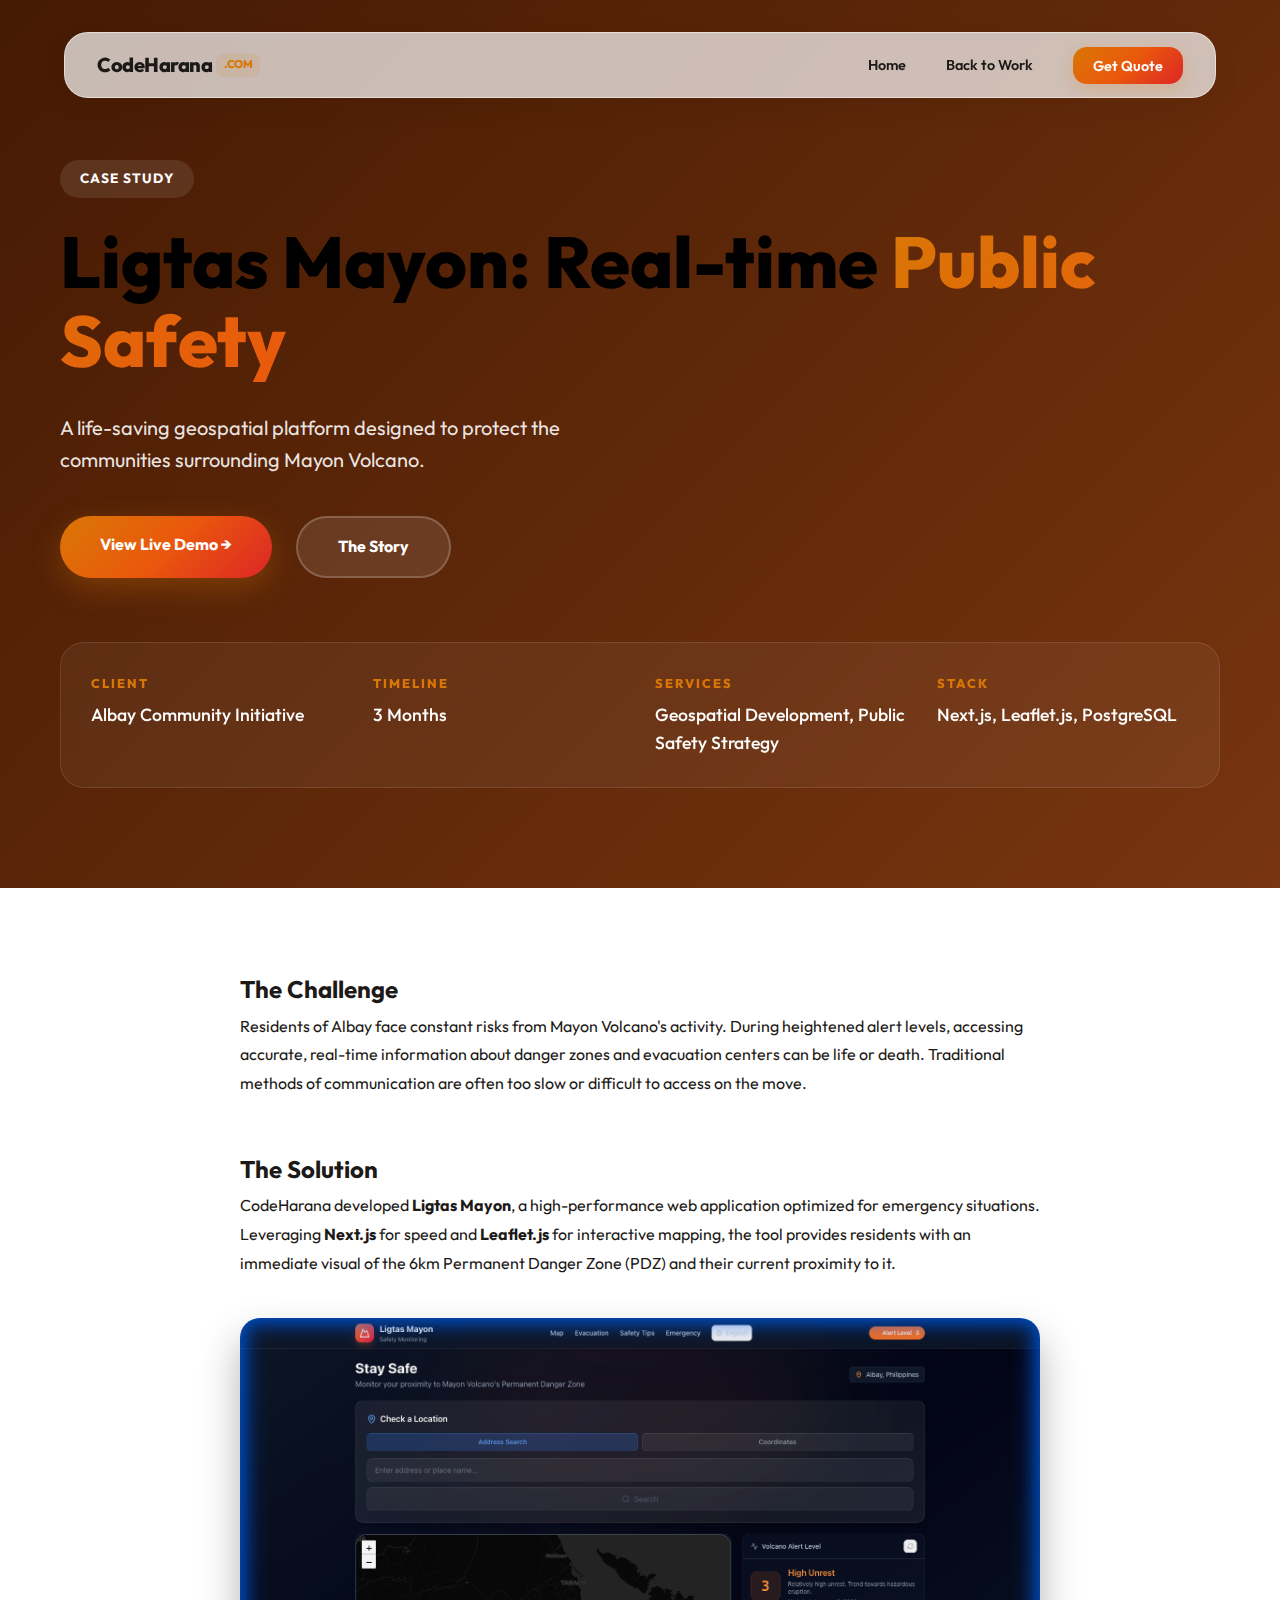
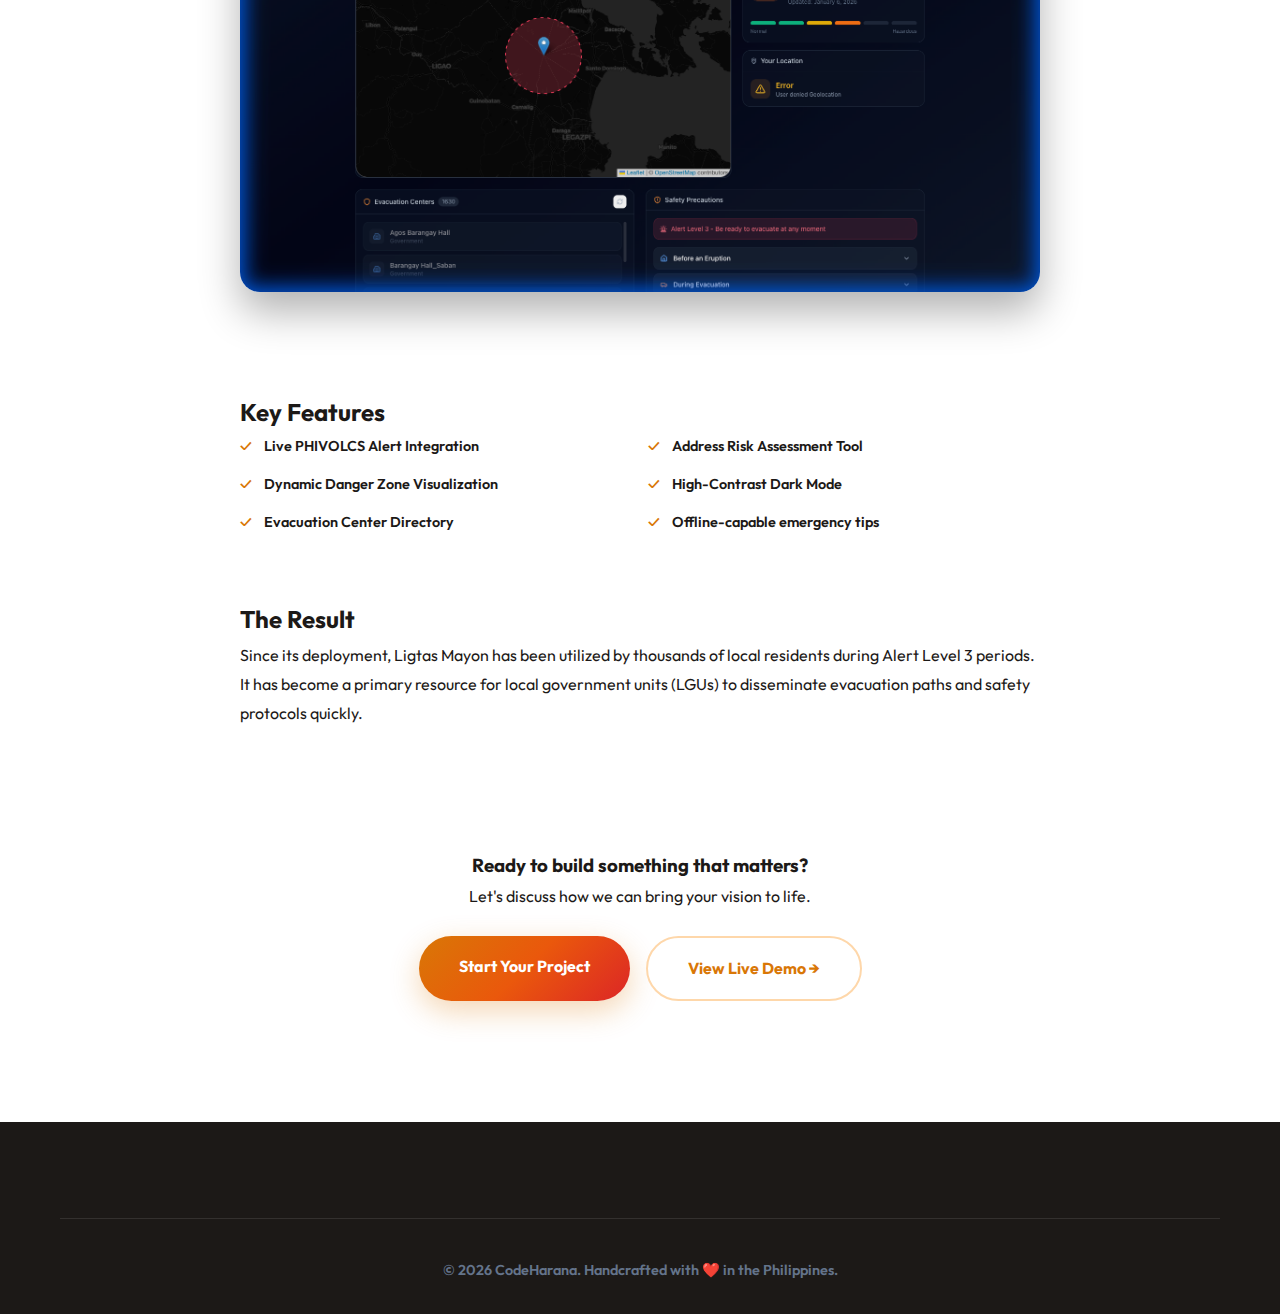
<file: work/ligtas-mayon.html>
<!DOCTYPE html>
<html lang="en">

<head>
    <meta charset="UTF-8">
    <meta name="viewport" content="width=device-width, initial-scale=1.0">
    <title>Ligtas Mayon | Real-time Disaster Risk Mapping | CodeHarana</title>
    <meta name="description"
        content="Ligtas Mayon is a real-time safety monitoring tool for residents near Mayon Volcano developed by CodeHarana.">
    <link rel="icon" type="image/png" href="/images/code-harana.png" />
    <link rel="stylesheet" href="../styles.css">
    <link
        href="https://fonts.googleapis.com/css2?family=Inter:wght@300;400;500;600;700;800&family=Outfit:wght@300;400;500;600;700;800&display=swap"
        rel="stylesheet">
    <style>
        .case-study-hero {
            background: linear-gradient(135deg, #451a03 0%, #78350f 100%);
        }
    </style>
</head>

<body>
    <nav class="navbar active">
        <div class="container">
            <div class="nav-brand">
                <a href="../index.html" style="text-decoration: none; color: inherit;">
                    <h2>CodeHarana<span class="highlight">.com</span></h2>
                </a>
            </div>
            <ul class="nav-menu">
                <li><a href="../index.html#home">Home</a></li>
                <li><a href="../index.html#projects">Back to Work</a></li>
                <li><a href="../index.html#contact" class="btn-nav">Get Quote</a></li>
            </ul>
        </div>
    </nav>

    <header class="case-study-hero">
        <div class="container">
            <span class="section-badge">Case Study</span>
            <h1 class="hero-title">Ligtas Mayon: Real-time <span class="gradient-text">Public Safety</span></h1>
            <p class="hero-description">A life-saving geospatial platform designed to protect the communities
                surrounding Mayon Volcano.</p>

            <div class="hero-buttons">
                <a href="https://mayon-geo.vercel.app/" target="_blank" class="btn btn-primary">View Live Demo →</a>
                <a href="#challenge" class="btn btn-secondary"
                    style="background: rgba(255,255,255,0.1); border-color: rgba(255,255,255,0.2); color: white;">The
                    Story</a>
            </div>

            <div class="project-meta">
                <div class="meta-item">
                    <h4>Client</h4>
                    <p>Albay Community Initiative</p>
                </div>
                <div class="meta-item">
                    <h4>Timeline</h4>
                    <p>3 Months</p>
                </div>
                <div class="meta-item">
                    <h4>Services</h4>
                    <p>Geospatial Development, Public Safety Strategy</p>
                </div>
                <div class="meta-item">
                    <h4>Stack</h4>
                    <p>Next.js, Leaflet.js, PostgreSQL</p>
                </div>
            </div>
        </div>
    </header>

    <section id="challenge" class="case-study-content">
        <div class="container">
            <div style="max-width: 800px; margin: 0 auto;">
                <h2>The Challenge</h2>
                <p>Residents of Albay face constant risks from Mayon Volcano's activity. During heightened alert levels,
                    accessing accurate, real-time information about danger zones and evacuation centers can be life or
                    death. Traditional methods of communication are often too slow or difficult to access on the move.
                </p>

                <h2 style="margin-top: 50px;">The Solution</h2>
                <p>CodeHarana developed <strong>Ligtas Mayon</strong>, a high-performance web application optimized for
                    emergency situations. Leveraging <strong>Next.js</strong> for speed and <strong>Leaflet.js</strong>
                    for interactive mapping, the tool provides residents with an immediate visual of the 6km Permanent
                    Danger Zone (PDZ) and their current proximity to it.</p>

                <img src="../images/disaster-risk-reduction-mapping-philippines.png"
                    alt="Ligtas Mayon Interface - Real-time risk assessment"
                    style="width: 100%; border-radius: 20px; margin: 40px 0; box-shadow: 0 20px 40px rgba(0,0,0,0.3);">

                <h2 style="margin-top: 50px;">Key Features</h2>
                <ul class="service-features" style="display: block; columns: 2;">
                    <li>Live PHIVOLCS Alert Integration</li>
                    <li>Dynamic Danger Zone Visualization</li>
                    <li>Evacuation Center Directory</li>
                    <li>Address Risk Assessment Tool</li>
                    <li>High-Contrast Dark Mode</li>
                    <li>Offline-capable emergency tips</li>
                </ul>

                <h2 style="margin-top: 50px;">The Result</h2>
                <p>Since its deployment, Ligtas Mayon has been utilized by thousands of local residents during Alert
                    Level 3 periods. It has become a primary resource for local government units (LGUs) to disseminate
                    evacuation paths and safety protocols quickly.</p>

                <div
                    style="margin-top: 80px; padding: 40px; background: var(--glass-bg); border-radius: 20px; text-align: center; border: 1px solid var(--glass-border);">
                    <h3>Ready to build something that matters?</h3>
                    <p>Let's discuss how we can bring your vision to life.</p>
                    <div style="display: flex; gap: 1rem; justify-content: center; margin-top: 25px; flex-wrap: wrap;">
                        <a href="../index.html#contact" class="btn btn-primary">Start Your Project</a>
                        <a href="https://mayon-geo.vercel.app/" target="_blank" class="btn btn-secondary">View Live Demo
                            →</a>
                    </div>
                </div>
            </div>
        </div>
    </section>

    <footer class="footer">
        <div class="container">
            <div class="footer-bottom">
                <p>&copy; 2026 CodeHarana. Handcrafted with ❤️ in the Philippines.</p>
            </div>
        </div>
    </footer>

    <script src="../script.js"></script>
    <script>
        document.querySelector('.navbar').classList.add('active');
    </script>
</body>

</html>
</file>
<file: styles.css>
/* ==========================================
   RESET & BASE STYLES
   ========================================== */
* {
    margin: 0;
    padding: 0;
    box-sizing: border-box;
}

:root {
    --primary-color: #d97706;
    --secondary-color: #ea580c;
    --accent-color: #dc2626;
    --dark-bg: #1c1917;
    --light-bg: #fef3c7;
    --text-dark: #1c1917;
    --text-light: #57534e;
    /* Darkened for better readability and contrast */
    --white: #ffffff;
    --cream: #fffbeb;
    --warm-accent: #fb923c;
    --gradient: linear-gradient(135deg, #d97706 0%, #ea580c 50%, #dc2626 100%);
    --shadow: 0 10px 40px rgba(217, 119, 6, 0.15);
    --shadow-lg: 0 20px 60px rgba(217, 119, 6, 0.25);
    --glass-bg: rgba(255, 255, 255, 0.75);
    --glass-border: rgba(255, 255, 255, 0.5);
}

html,
body {
    overflow-x: hidden !important;
    width: 100% !important;
    max-width: 100vw !important;
    position: relative;
    scroll-behavior: smooth;
    margin: 0;
    padding: 0;
}

body {
    font-family: 'Outfit', 'Inter', -apple-system, BlinkMacSystemFont, 'Segoe UI', sans-serif;
    color: var(--text-dark);
    line-height: 1.6;
    background-color: var(--white);
    margin: 0;
    padding: 0;
}

/* Custom Scrollbar Removal */
::-webkit-scrollbar {
    width: 0px !important;
    height: 0px !important;
}

html {
    scrollbar-width: none !important;
    -ms-overflow-style: none !important;
}

body::-webkit-scrollbar {
    display: none !important;
}

body.loaded {
    animation: fadeIn 0.5s ease-in;
}

.container {
    max-width: 1200px;
    margin: 0 auto;
    padding: 0 20px;
    width: 100%;
    box-sizing: border-box;
}

/* ==========================================
   UTILITIES
   ========================================== */
.glass {
    background: rgba(255, 255, 255, 0.85);
    /* Slightly more opaque */
    backdrop-filter: blur(12px);
    -webkit-backdrop-filter: blur(12px);
    border: 1px solid rgba(217, 119, 6, 0.15);
    /* Subtle brand border instead of just white */
    box-shadow: 0 8px 32px 0 rgba(217, 119, 6, 0.08);
}

.gradient-text {
    background: var(--gradient);
    background-size: 200% 200%;
    -webkit-background-clip: text;
    -webkit-text-fill-color: transparent;
    background-clip: text;
    animation: gradientShift 3s ease infinite;
}

.section-badge {
    display: inline-block;
    padding: 0.5rem 1.25rem;
    background: rgba(217, 119, 6, 0.1);
    color: var(--primary-color);
    border-radius: 50px;
    font-size: 0.85rem;
    font-weight: 700;
    text-transform: uppercase;
    letter-spacing: 1px;
    margin-bottom: 1.5rem;
}

/* ==========================================
   ANIMATIONS
   ========================================== */
@keyframes spin {
    0% {
        transform: rotate(0deg);
    }

    100% {
        transform: rotate(360deg);
    }
}

@keyframes fadeIn {
    from {
        opacity: 0;
    }

    to {
        opacity: 1;
    }
}

@keyframes fadeInUp {
    from {
        opacity: 0;
        transform: translateY(20px);
    }

    to {
        opacity: 1;
        transform: translateY(0);
    }
}

@keyframes fadeInLeft {
    from {
        opacity: 0;
        transform: translateX(-50px);
    }

    to {
        opacity: 1;
        transform: translateX(0);
    }
}

@keyframes fadeInRight {
    from {
        opacity: 0;
        transform: translateX(50px);
    }

    to {
        opacity: 1;
        transform: translateX(0);
    }
}

@keyframes gradientShift {

    0%,
    100% {
        background-position: 0% 50%;
    }

    50% {
        background-position: 100% 50%;
    }
}

@keyframes float {

    0%,
    100% {
        transform: translateY(0px) rotate(0deg);
    }

    50% {
        transform: translateY(-20px) rotate(1deg);
    }
}

@keyframes musicalFloat {

    0%,
    100% {
        transform: translateY(0px) rotate(0deg);
        opacity: 0.3;
    }

    50% {
        transform: translateY(-25px) rotate(-10deg);
        opacity: 0.6;
    }
}

@keyframes shimmer {
    0% {
        left: -100%;
    }

    100% {
        left: 200%;
    }
}

/* ==========================================
   LOADING SCREEN
   ========================================== */
.loading-screen {
    position: fixed;
    top: 0;
    left: 0;
    width: 100%;
    height: 100%;
    background: var(--white);
    display: flex;
    align-items: center;
    justify-content: center;
    z-index: 9999;
    transition: opacity 0.5s ease, visibility 0.5s ease;
}

.loading-screen.hidden {
    opacity: 0;
    visibility: hidden;
}

.loader {
    width: 50px;
    height: 50px;
    border: 5px solid #f1f5f9;
    border-top: 5px solid var(--primary-color);
    border-radius: 50%;
    animation: spin 1s linear infinite;
}

.loader-wrapper {
    display: flex;
    flex-direction: column;
    align-items: center;
    gap: 1.5rem;
}

.loader-text {
    font-weight: 600;
    color: var(--primary-color);
    letter-spacing: 2px;
    font-size: 0.9rem;
    text-transform: uppercase;
}

/* ==========================================
   SCROLL PROGRESS
   ========================================== */
.scroll-progress {
    position: fixed;
    top: 0;
    left: 0;
    width: 0%;
    height: 4px;
    background: var(--gradient);
    z-index: 10000;
    transition: width 0.1s ease;
}

/* ==========================================
   NAVIGATION
   ========================================== */
.navbar {
    position: fixed;
    top: 2rem;
    left: 50%;
    transform: translateX(-50%);
    width: 90%;
    max-width: 1200px;
    background: rgba(255, 255, 255, 0.7);
    backdrop-filter: blur(12px);
    -webkit-backdrop-filter: blur(12px);
    border: 1px solid rgba(255, 255, 255, 0.5);
    border-radius: 24px;
    z-index: 1000;
    padding: 1rem 2rem;
    transition: all 0.5s cubic-bezier(0.4, 0, 0.2, 1);
    box-shadow: 0 10px 30px rgba(0, 0, 0, 0.05);
}

.navbar.scrolled {
    top: 1rem;
    width: 95%;
    padding: 0.75rem 2rem;
    background: rgba(255, 255, 255, 0.9);
    box-shadow: 0 20px 40px rgba(217, 119, 6, 0.1);
}

.navbar .container {
    display: flex;
    justify-content: space-between;
    align-items: center;
    padding: 0;
}

.nav-brand h2 {
    font-size: 1.25rem;
    font-weight: 800;
    color: var(--text-dark);
    font-family: 'Outfit', sans-serif;
    letter-spacing: -0.5px;
    display: flex;
    align-items: center;
    gap: 0.25rem;
}

.nav-brand .highlight {
    color: var(--primary-color);
    background: rgba(217, 119, 6, 0.1);
    padding: 0.2rem 0.5rem;
    border-radius: 8px;
    font-size: 0.7rem;
    text-transform: uppercase;
}

.nav-menu {
    display: flex;
    list-style: none;
    gap: 2.5rem;
    align-items: center;
}

.nav-menu a {
    text-decoration: none;
    color: var(--text-dark);
    font-weight: 600;
    font-size: 0.9rem;
    position: relative;
    transition: color 0.3s ease;
}

.nav-menu a:not(.btn-nav):hover {
    color: var(--primary-color);
}

.btn-nav {
    background: var(--gradient);
    color: var(--white) !important;
    padding: 0.6rem 1.25rem;
    border-radius: 14px;
    box-shadow: 0 5px 15px rgba(217, 119, 6, 0.2);
    transition: all 0.3s ease;
    font-size: 0.85rem;
}

.btn-nav:hover {
    transform: scale(1.05);
    box-shadow: 0 8px 20px rgba(217, 119, 6, 0.3);
}

.hamburger {
    display: none;
    flex-direction: column;
    gap: 5px;
    cursor: pointer;
}

.hamburger span {
    width: 25px;
    height: 2px;
    background: var(--text-dark);
    border-radius: 2px;
    transition: 0.3s cubic-bezier(0.4, 0, 0.2, 1);
}

.hamburger.active span:nth-child(1) {
    transform: translateY(7px) rotate(45deg);
}

.hamburger.active span:nth-child(2) {
    opacity: 0;
    transform: translateX(-10px);
}

.hamburger.active span:nth-child(3) {
    transform: translateY(-7px) rotate(-45deg);
}

/* ==========================================
   HERO SECTION
   ========================================== */
.hero {
    min-height: 100vh;
    display: flex;
    align-items: center;
    background: radial-gradient(circle at top right, #fff7ed, #fffbeb);
    padding-top: 100px;
    position: relative;
    overflow: hidden;
    /* Prevent floating elements from causing overflow */
}

.hero-bg-accent {
    position: absolute;
    top: -10%;
    right: -5%;
    width: 60%;
    height: 120%;
    background: linear-gradient(135deg, rgba(254, 215, 170, 0.4) 0%, rgba(255, 251, 235, 0) 100%);
    filter: blur(100px);
    z-index: 0;
}

.hero .container {
    position: relative;
    z-index: 1;
}

.hero-content {
    display: grid;
    grid-template-columns: 1.1fr 0.9fr;
    gap: 4rem;
    align-items: center;
}

.hero-badge {
    display: inline-flex;
    align-items: center;
    gap: 0.5rem;
    padding: 0.6rem 1.25rem;
    background: var(--white);
    border: 1px solid #fed7aa;
    border-radius: 50px;
    font-size: 0.85rem;
    font-weight: 700;
    color: var(--primary-color);
    margin-bottom: 2rem;
    box-shadow: 0 4px 15px rgba(217, 119, 6, 0.1);
    animation: fadeInUp 0.6s ease-out;
}

.hero-title {
    font-size: 4.5rem;
    font-weight: 800;
    line-height: 1.1;
    margin-bottom: 2rem;
    font-family: 'Outfit', sans-serif;
    color: #000000 !important;
    animation: fadeInUp 0.8s ease-out 0.2s backwards;
}

.title-line {
    color: inherit;
}

.hero-description {
    font-size: 1.25rem;
    color: var(--text-light);
    margin-bottom: 2.5rem;
    max-width: 600px;
    animation: fadeInUp 0.8s ease-out 0.4s backwards;
}

.hero-buttons {
    display: flex;
    gap: 1.5rem;
    margin-bottom: 4rem;
    animation: fadeInUp 0.8s ease-out 0.6s backwards;
}

.btn {
    padding: 1rem 2.5rem;
    border-radius: 50px;
    text-decoration: none;
    font-weight: 700;
    font-size: 1rem;
    transition: all 0.4s cubic-bezier(0.4, 0, 0.2, 1);
    display: inline-block;
    border: none;
    cursor: pointer;
}

.btn-primary {
    background: var(--gradient);
    color: var(--white);
    box-shadow: 0 10px 30px rgba(217, 119, 6, 0.3);
}

.btn-primary:hover {
    transform: translateY(-3px) scale(1.02);
    box-shadow: 0 15px 40px rgba(217, 119, 6, 0.5);
}

.btn-secondary {
    background: var(--white);
    color: var(--primary-color);
    border: 2px solid #fed7aa;
}

.btn-secondary:hover {
    background: #fff7ed;
    border-color: var(--primary-color);
    transform: translateY(-3px);
}

.hero-stats {
    display: flex;
    gap: 4rem;
    animation: fadeInUp 0.8s ease-out 0.8s backwards;
}

.stat h3 {
    font-size: 2.5rem;
    font-weight: 800;
    font-family: 'Outfit', sans-serif;
    background: var(--gradient);
    -webkit-background-clip: text;
    -webkit-text-fill-color: transparent;
}

.stat p {
    font-size: 0.9rem;
    font-weight: 600;
    color: var(--text-light);
    text-transform: uppercase;
    letter-spacing: 1px;
}

/* Floating Cards */
.hero-image {
    position: relative;
    height: 600px;
    animation: fadeIn 1s ease-out 0.5s backwards;
}

.floating-card {
    position: absolute;
    width: 260px;
    border-radius: 32px;
    overflow: hidden;
    animation: float 6s ease-in-out infinite;
    transition: all 0.5s cubic-bezier(0.4, 0, 0.2, 1);
}

.card-1 {
    top: 0;
    left: 0;
    animation-delay: 0s;
}

.card-2 {
    top: 25%;
    right: 0;
    animation-delay: -2s;
}

.card-3 {
    bottom: 5%;
    left: 15%;
    animation-delay: -4s;
}

.card-image-wrapper {
    height: 160px;
    position: relative;
    overflow: hidden;
}

.card-image-wrapper img {
    width: 100%;
    height: 100%;
    object-fit: cover;
}

.card-overlay {
    position: absolute;
    top: 0;
    left: 0;
    width: 100%;
    height: 100%;
    background: linear-gradient(to bottom, transparent, rgba(217, 119, 6, 0.2));
}

.floating-card .card-content {
    padding: 1.5rem;
    background: var(--white);
    text-align: center;
}

.card-icon {
    font-size: 1.5rem;
    margin-bottom: 0.5rem;
}

.floating-card h4 {
    font-size: 1.1rem;
    font-weight: 800;
    margin-bottom: 0.25rem;
}

.floating-card p {
    font-size: 0.85rem;
    color: var(--text-light);
}

.music-note {
    position: absolute;
    font-size: 3rem;
    color: var(--primary-color);
    opacity: 0.2;
    animation: musicalFloat 5s ease-in-out infinite;
    z-index: -1;
}

.note-1 {
    top: 10%;
    right: 20%;
    animation-delay: 0s;
}

.note-2 {
    top: 40%;
    left: -5%;
    animation-delay: -2.5s;
}

.note-3 {
    bottom: 10%;
    right: 5%;
    animation-delay: -1.2s;
}

/* ==========================================
   BRAND PULSE SECTION
   ========================================== */
.brand-pulse {
    padding: 6rem 0;
    background: var(--white);
    overflow: hidden;
    position: relative;
    text-align: center;
}

.pulse-wrapper {
    position: relative;
    width: 200px;
    height: 200px;
    margin: 0 auto 3rem;
    display: flex;
    align-items: center;
    justify-content: center;
}

.logo-container {
    position: relative;
    z-index: 10;
    width: 140px;
    height: 140px;
    background: var(--white);
    border-radius: 50%;
    display: flex;
    align-items: center;
    justify-content: center;
    box-shadow: 0 15px 40px rgba(217, 119, 6, 0.15);
    transition: transform 0.3s ease;
}

.pulse-logo {
    width: 90px;
    height: auto;
    animation: gentlePulse 3s ease-in-out infinite;
}

.pulse-rings {
    position: absolute;
    top: 50%;
    left: 50%;
    transform: translate(-50%, -50%);
    width: 100%;
    height: 100%;
}

.ring {
    position: absolute;
    top: 50%;
    left: 50%;
    transform: translate(-50%, -50%);
    border-radius: 50%;
    border: 2px solid var(--primary-color);
    opacity: 0;
    width: 100%;
    height: 100%;
}

.ring-1 {
    animation: pulseRing 3s cubic-bezier(0.215, 0.61, 0.355, 1) infinite;
}

.ring-2 {
    animation: pulseRing 3s cubic-bezier(0.215, 0.61, 0.355, 1) infinite 0.6s;
}

.ring-3 {
    animation: pulseRing 3s cubic-bezier(0.215, 0.61, 0.355, 1) infinite 1.2s;
}

.pulse-text h3 {
    font-size: 2rem;
    font-weight: 800;
    margin: 0;
    font-family: 'Outfit', sans-serif;
    letter-spacing: -0.5px;
}

@keyframes pulseRing {
    0% {
        width: 140px;
        height: 140px;
        opacity: 0.5;
        border-width: 3px;
    }

    100% {
        width: 350px;
        height: 350px;
        opacity: 0;
        border-width: 0px;
    }
}

@keyframes gentlePulse {

    0%,
    100% {
        transform: scale(1);
        filter: drop-shadow(0 5px 15px rgba(217, 119, 6, 0.2));
    }

    50% {
        transform: scale(1.05);
        filter: drop-shadow(0 8px 25px rgba(217, 119, 6, 0.4));
    }
}

/* ==========================================
   BRAND MEANING SECTION (Story)
   ========================================== */
.brand-meaning {
    padding: 8rem 0;
    background: radial-gradient(circle at center left, #fff7ed 0%, #ffffff 100%);
    position: relative;
    overflow: hidden;
}

.meaning-wrapper {
    display: grid;
    grid-template-columns: 1fr 1fr;
    gap: 4rem;
    align-items: center;
}

.meaning-visual {
    position: relative;
    display: flex;
    justify-content: center;
    padding: 2rem;
}

/* The "Video" Animation Effect on the Logo */
.meaning-visual img {
    max-width: 100%;
    height: auto;
    filter: drop-shadow(0 10px 30px rgba(0, 0, 0, 0.1));
    animation: logoFloat 6s ease-in-out infinite, logoFlash 8s infinite;
    transform-origin: center;
    transition: filter 0.3s ease, transform 0.3s ease;
}

.meaning-visual img:hover {
    filter: drop-shadow(0 0 40px rgba(217, 119, 6, 0.8)) brightness(1.2) !important;
    transform: scale(1.05);
    cursor: pointer;
    animation-play-state: paused;
}

.meaning-visual::before {
    content: '';
    position: absolute;
    top: 50%;
    left: 50%;
    transform: translate(-50%, -50%);
    width: 120%;
    height: 120%;
    background: radial-gradient(circle, rgba(217, 119, 6, 0.1) 0%, transparent 70%);
    animation: gentlePulse 4s ease-in-out infinite alternate;
    z-index: -1;
}

.meaning-text h2 {
    font-size: 3rem;
    font-weight: 800;
    margin-bottom: 2rem;
    line-height: 1.2;
    font-family: 'Outfit', sans-serif;
}

.meaning-grid {
    display: grid;
    grid-template-columns: 1fr 1fr;
    gap: 2rem;
    margin-top: 3rem;
}

.meaning-item {
    padding: 1.5rem;
    background: rgba(255, 255, 255, 0.6);
    border: 1px solid rgba(254, 215, 170, 0.5);
    border-radius: 20px;
    backdrop-filter: blur(10px);
    transition: transform 0.3s ease;
}

.meaning-item:hover {
    transform: translateY(-5px);
    background: #fff;
    box-shadow: 0 10px 30px rgba(217, 119, 6, 0.1);
}

.meaning-header {
    display: flex;
    align-items: center;
    gap: 0.75rem;
    margin-bottom: 1rem;
}

.meaning-icon {
    width: 40px;
    height: 40px;
    background: var(--gradient);
    border-radius: 50%;
    display: flex;
    align-items: center;
    justify-content: center;
    color: white;
    font-size: 1.2rem;
}

.meaning-item h4 {
    font-size: 1.25rem;
    font-weight: 700;
    color: var(--text-dark);
}

.meaning-item p {
    font-size: 0.95rem;
    color: var(--text-light);
    line-height: 1.6;
}

@keyframes logoFloat {

    0%,
    100% {
        transform: translateY(0) rotate(0deg);
    }

    50% {
        transform: translateY(-15px) rotate(1deg);
    }
}

@keyframes logoFlash {

    0%,
    45%,
    55%,
    100% {
        filter: drop-shadow(0 10px 20px rgba(0, 0, 0, 0.1)) brightness(1);
    }

    50% {
        filter: drop-shadow(0 0 30px rgba(217, 119, 6, 0.4)) brightness(1.1);
    }
}

/* ==========================================
   SERVICES SECTION
   ========================================== */
.services {
    padding: 8rem 0;
    background: var(--white);
}

.section-header {
    text-align: center;
    margin-bottom: 5rem;
}

.section-title {
    font-size: 3.5rem;
    font-weight: 800;
    font-family: 'Outfit', sans-serif;
    margin-bottom: 1rem;
}

.section-description {
    font-size: 1.2rem;
    color: var(--text-light);
    max-width: 700px;
    margin: 0 auto;
}

.services-grid {
    display: grid;
    grid-template-columns: repeat(auto-fit, minmax(280px, 1fr));
    gap: 2.5rem;
}

.service-card {
    padding: 3rem 2.5rem;
    border-radius: 32px;
    transition: all 0.4s ease;
    border: 1px solid #f3f4f6;
}

.service-card:hover {
    transform: translateY(-10px);
    border-color: #fed7aa;
}

.service-icon {
    width: 64px;
    height: 64px;
    background: #fff7ed;
    color: var(--primary-color);
    border-radius: 20px;
    display: flex;
    align-items: center;
    justify-content: center;
    margin-bottom: 2rem;
    transition: all 0.4s ease;
}

.service-card:hover .service-icon {
    background: var(--gradient);
    color: var(--white);
    transform: rotate(-10deg) scale(1.1);
}

.service-card h3 {
    font-size: 1.5rem;
    font-weight: 800;
    margin-bottom: 1.25rem;
    font-family: 'Outfit', sans-serif;
}

.service-card p {
    color: var(--text-light);
    margin-bottom: 2rem;
    font-size: 0.95rem;
}

.service-features {
    list-style: none;
}

.service-features li {
    font-size: 0.9rem;
    font-weight: 600;
    color: var(--text-dark);
    margin-bottom: 0.75rem;
    padding-left: 1.5rem;
    position: relative;
}

.service-features li::before {
    content: '✓';
    position: absolute;
    left: 0;
    color: var(--primary-color);
}

/* ==========================================
   PROCESS SECTION
   ========================================== */
.process {
    padding: 8rem 0;
    background: var(--cream);
}

.process-timeline {
    max-width: 900px;
    margin: 4rem auto 0;
    position: relative;
}

.process-step {
    display: flex;
    gap: 3rem;
    margin-bottom: 4.5rem;
    position: relative;
}

.step-number {
    width: 80px;
    height: 80px;
    background: var(--gradient);
    color: var(--white);
    border-radius: 24px;
    display: flex;
    align-items: center;
    justify-content: center;
    font-size: 2rem;
    font-weight: 800;
    flex-shrink: 0;
    box-shadow: 0 10px 25px rgba(217, 119, 6, 0.3);
    position: relative;
    z-index: 2;
    font-family: 'Outfit', sans-serif;
}

.step-number-line {
    position: absolute;
    top: 80px;
    left: 40px;
    width: 2px;
    height: calc(100% + 4.5rem - 80px);
    background: linear-gradient(to bottom, var(--primary-color), transparent);
    z-index: 1;
}

.process-step:last-child .step-number-line {
    display: none;
}

.step-content h3 {
    font-size: 2rem;
    font-weight: 800;
    margin-bottom: 1rem;
    font-family: 'Outfit', sans-serif;
    background: var(--gradient);
    -webkit-background-clip: text;
    -webkit-text-fill-color: transparent;
}

.step-content p {
    font-size: 1.1rem;
    color: var(--text-light);
    line-height: 1.7;
}

/* ==========================================
   ABOUT SECTION
   ========================================== */
.about {
    padding: 8rem 0;
    background: var(--white);
}

.about-content {
    display: grid;
    grid-template-columns: 1fr 1fr;
    gap: 6rem;
    align-items: center;
}

.about-text h2 {
    font-size: 3.5rem;
    font-weight: 800;
    margin-bottom: 2rem;
    font-family: 'Outfit', sans-serif;
}

.about-text>p {
    font-size: 1.2rem;
    color: var(--text-light);
    margin-bottom: 3rem;
    line-height: 1.8;
}

.features-list {
    display: grid;
    grid-template-columns: 1fr 1fr;
    gap: 2.5rem;
}

.feature-item h4 {
    font-size: 1.1rem;
    font-weight: 800;
    margin-bottom: 0.5rem;
}

.feature-item p {
    font-size: 0.9rem;
    color: var(--text-light);
}

.feature-icon {
    width: 40px;
    height: 40px;
    background: #fff7ed;
    color: var(--primary-color);
    border-radius: 12px;
    display: flex;
    align-items: center;
    justify-content: center;
    font-weight: 900;
    margin-bottom: 1rem;
}

.tech-stack {
    display: grid;
    grid-template-columns: repeat(3, 1fr);
    gap: 1.5rem;
}

.tech-item {
    padding: 2rem 1rem;
    text-align: center;
    border-radius: 24px;
    font-weight: 700;
    font-size: 0.9rem;
    transition: all 0.4s ease;
}

.tech-item:hover {
    transform: translateY(-5px);
    background: var(--gradient);
    color: var(--white);
    border-color: transparent;
}

/* ==========================================
   PROJECTS SECTION
   ========================================== */
.projects {
    padding: 8rem 0;
    background: var(--cream);
}

.projects-grid {
    display: grid;
    grid-template-columns: repeat(auto-fit, minmax(450px, 1fr));
    gap: 3rem;
}

.project-card {
    border-radius: 40px;
    overflow: hidden;
    transition: all 0.5s cubic-bezier(0.4, 0, 0.2, 1);
}

.project-card:hover {
    transform: translateY(-15px);
    box-shadow: 0 30px 60px rgba(217, 119, 6, 0.15);
}

.project-image {
    height: 300px;
    position: relative;
    overflow: hidden;
}

.project-image img {
    width: 100%;
    height: 100%;
    object-fit: cover;
    transition: transform 0.8s ease;
}

.project-card:hover .project-image img {
    transform: scale(1.1);
}

.project-badge {
    position: absolute;
    top: 2rem;
    right: 2rem;
    background: var(--white);
    padding: 0.5rem 1.25rem;
    border-radius: 50px;
    font-size: 0.8rem;
    font-weight: 800;
    color: var(--primary-color);
    box-shadow: 0 4px 15px rgba(0, 0, 0, 0.1);
}

.project-info {
    padding: 3rem;
}

.project-tagline {
    font-size: 0.9rem;
    font-weight: 800;
    color: var(--primary-color);
    text-transform: uppercase;
    letter-spacing: 2px;
    margin-bottom: 0.75rem;
}

.project-info h3 {
    font-size: 2rem;
    font-weight: 800;
    font-family: 'Outfit', sans-serif;
    margin-bottom: 1.5rem;
}

.project-description {
    color: var(--text-light);
    margin-bottom: 2rem;
    line-height: 1.7;
}

.project-tags {
    display: flex;
    gap: 1rem;
    flex-wrap: wrap;
    margin-bottom: 2.5rem;
}

.tag {
    background: #f3f4f6;
    padding: 0.5rem 1rem;
    border-radius: 50px;
    font-size: 0.8rem;
    font-weight: 700;
    color: var(--text-light);
}

.project-link {
    text-decoration: none;
    color: var(--primary-color);
    font-weight: 800;
    display: flex;
    align-items: center;
    gap: 0.5rem;
    transition: gap 0.3s ease;
}

.project-link:hover {
    gap: 1rem;
}

/* ==========================================
   TESTIMONIALS SECTION
   ========================================== */
.testimonials {
    padding: 8rem 0;
    background: var(--white);
}

.testimonials-slider {
    display: grid;
    grid-template-columns: repeat(auto-fit, minmax(350px, 1fr));
    gap: 2.5rem;
}

.testimonial-card {
    padding: 4rem;
    border-radius: 40px;
}

.testimonial-quote {
    font-size: 1.25rem;
    font-style: italic;
    margin-bottom: 3rem;
    line-height: 1.8;
    color: var(--text-dark);
}

.testimonial-author {
    display: flex;
    align-items: center;
    gap: 1.5rem;
}

.testimonial-author img {
    width: 64px;
    height: 64px;
    border-radius: 20px;
    object-fit: cover;
}

.testimonial-author h4 {
    font-size: 1.1rem;
    font-weight: 800;
    margin-bottom: 0.25rem;
}

.testimonial-author p {
    font-size: 0.85rem;
    color: var(--text-light);
    font-weight: 600;
}

/* ==========================================
   FAQ SECTION
   ========================================== */
.faq {
    padding: 8rem 0;
    background: var(--cream);
}

.faq-grid {
    max-width: 800px;
    margin: 0 auto;
}

.faq-item {
    margin-bottom: 1.25rem;
    border-radius: 24px;
    overflow: hidden;
}

.faq-question {
    padding: 1.75rem 2.5rem;
    display: flex;
    justify-content: space-between;
    align-items: center;
    cursor: pointer;
    background: var(--white);
    transition: background 0.3s ease;
}

.faq-question:hover {
    background: #fff7ed;
}

.faq-question h3 {
    font-size: 1.1rem;
    font-weight: 700;
}

.faq-toggle {
    font-size: 1.5rem;
    color: var(--primary-color);
    transition: transform 0.4s ease;
}

.faq-item.active .faq-toggle {
    transform: rotate(45deg);
}

.faq-answer {
    background: var(--white);
    max-height: 0;
    overflow: hidden;
    transition: all 0.4s cubic-bezier(0.4, 0, 0.2, 1);
    padding: 0 2.5rem;
}

.faq-item.active .faq-answer {
    max-height: 300px;
    padding: 0 2.5rem 2rem;
}

/* ==========================================
   CONTACT SECTION
   ========================================== */
.contact {
    padding: 8rem 0;
    background: var(--white);
}

.contact-wrapper {
    display: grid;
    grid-template-columns: 1fr 1.5fr;
    gap: 6rem;
}

.contact-info h3 {
    font-size: 2.5rem;
    margin-bottom: 1.5rem;
    font-family: 'Outfit', sans-serif;
}

.contact-info>p {
    font-size: 1.1rem;
    color: var(--text-light);
    margin-bottom: 4rem;
}

.contact-details {
    display: flex;
    flex-direction: column;
    gap: 2rem;
}

.contact-item {
    display: flex;
    gap: 1.5rem;
    align-items: center;
    padding: 2rem;
    border-radius: 24px;
}

.contact-icon {
    font-size: 1.75rem;
    width: 60px;
    height: 60px;
    background: #fff7ed;
    border-radius: 18px;
    display: flex;
    align-items: center;
    justify-content: center;
}

.contact-item h4 {
    font-size: 1.1rem;
    font-weight: 800;
    margin-bottom: 0.25rem;
}

.contact-item p {
    color: var(--text-light);
    font-weight: 600;
}

.contact-form {
    padding: 4rem;
    display: grid;
    grid-template-columns: 1fr 1fr;
    gap: 2rem;
    border-radius: 40px;
}

.form-group {
    display: flex;
    flex-direction: column;
}

.form-group.full-width {
    grid-column: 1 / -1;
}

.form-group label {
    font-size: 0.9rem;
    font-weight: 800;
    margin-bottom: 0.75rem;
}

.form-group input,
.form-group select,
.form-group textarea {
    padding: 1.25rem;
    border: 2px solid #f3f4f6;
    border-radius: 16px;
    font-family: inherit;
    font-size: 1rem;
    transition: all 0.3s ease;
}

.form-group input:focus,
.form-group select:focus,
.form-group textarea:focus {
    outline: none;
    border-color: var(--primary-color);
    background: var(--white);
}

.btn-submit .btn-loading {
    display: none;
}

.btn-submit.loading .btn-text {
    display: none;
}

.btn-submit.loading .btn-loading {
    display: inline-block;
}

/* ==========================================
   FOOTER
   ========================================== */
.footer {
    background: var(--dark-bg);
    color: var(--white);
    padding: 6rem 0 2rem;
}

.footer-content {
    display: grid;
    grid-template-columns: 2fr 1fr;
    gap: 4rem;
    margin-bottom: 5rem;
}

.footer-brand h3 {
    font-size: 2rem;
    margin-bottom: 1.5rem;
    font-family: 'Outfit', sans-serif;
}

.footer-brand p {
    color: #94a3b8;
    max-width: 400px;
}

.footer-links {
    display: flex;
    gap: 5rem;
}

.footer-column h4 {
    font-size: 1.1rem;
    margin-bottom: 2rem;
}

.footer-column ul {
    list-style: none;
}

.footer-column a {
    color: #94a3b8;
    text-decoration: none;
    line-height: 2.5;
    font-weight: 600;
    transition: color 0.3s ease;
}

.footer-column a:hover {
    color: var(--white);
}

.footer-bottom {
    border-top: 1px solid rgba(255, 255, 255, 0.1);
    padding-top: 2.5rem;
    text-align: center;
}

.footer-bottom p {
    color: #64748b;
    font-size: 0.9rem;
    font-weight: 600;
}

/* ==========================================
   RESPONSIVE
   ========================================== */
@media (max-width: 1200px) {
    .container {
        padding: 0 40px;
    }

    .hero-title {
        font-size: 3.8rem;
    }

    .meaning-wrapper {
        gap: 3rem;
    }
}

@media (max-width: 1024px) {
    .contact-wrapper {
        grid-template-columns: 1fr;
        gap: 3rem;
    }

    .contact-form {
        padding: 3rem 2rem;
    }

    .hero-title {
        font-size: 3.2rem;
    }

    .hero-content {
        grid-template-columns: 1fr;
        text-align: center;
        gap: 3rem;
    }

    .hero-description {
        margin: 0 auto 2.5rem;
    }

    .hero-buttons {
        justify-content: center;
    }

    .hero-stats {
        justify-content: center;
        gap: 3rem;
    }

    .hero-image {
        display: none;
    }

    .about-content {
        grid-template-columns: 1fr;
        gap: 4rem;
    }

    .meaning-wrapper {
        grid-template-columns: 1fr;
        text-align: center;
        gap: 3rem;
    }

    .meaning-header {
        justify-content: center;
    }

    .meaning-text h2 {
        font-size: 2.5rem;
    }

    .features-list {
        grid-template-columns: 1fr 1fr;
    }

    .footer-content {
        grid-template-columns: 1fr;
        gap: 3rem;
        text-align: center;
    }

    .footer-brand p {
        margin: 0 auto;
    }

    .footer-links {
        justify-content: center;
    }
}

@media (max-width: 768px) {
    .container {
        padding: 0 20px;
        width: 100%;
        max-width: 100vw;
    }

    .navbar {
        top: 0;
        width: 100%;
        padding: 1rem 1.5rem;
        border-radius: 0;
        background: rgba(255, 255, 255, 0.95);
    }

    .nav-menu {
        position: fixed;
        top: 0;
        right: 0;
        width: 100vw !important;
        max-width: 100vw !important;
        height: 100vh;
        background: var(--white);
        flex-direction: column;
        justify-content: center;
        align-items: center;
        padding: 2rem;
        transition: all 0.4s cubic-bezier(0.4, 0, 0.2, 1);
        transform: translateX(100%);
        visibility: hidden;
        opacity: 0;
        z-index: 1000;
        pointer-events: none;
        box-shadow: -10px 0 30px rgba(0, 0, 0, 0.05);
    }

    .nav-menu.active {
        transform: translateX(0);
        visibility: visible;
        opacity: 1;
        pointer-events: all;
    }

    .nav-menu li {
        margin: 1.5rem 0;
    }

    .nav-menu a {
        font-size: 1.1rem;
        font-weight: 700;
        color: var(--text-dark);
        letter-spacing: 0.5px;
        text-transform: uppercase;
    }

    .hamburger {
        display: flex;
        z-index: 1100;
        position: relative;
    }

    .section-title {
        font-size: 2.5rem;
    }

    .projects-grid {
        grid-template-columns: 1fr;
    }

    .contact-wrapper {
        display: flex !important;
        flex-direction: column !important;
        width: 100% !important;
        max-width: 100% !important;
        gap: 3rem !important;
        overflow-x: hidden !important;
    }

    .contact-info {
        width: 100% !important;
        text-align: center !important;
        padding: 0 1rem !important;
    }

    .contact-info h3 {
        font-size: 2rem !important;
        word-wrap: break-word;
        max-width: 100% !important;
    }

    .contact .contact-form {
        display: flex !important;
        flex-direction: column !important;
        padding: 2rem 1.25rem !important;
        gap: 1.5rem !important;
        width: 100% !important;
        max-width: 100% !important;
        border-radius: 24px !important;
        box-shadow: 0 10px 30px rgba(0, 0, 0, 0.05) !important;
        box-sizing: border-box !important;
    }

    .form-group.full-width {
        grid-column: span 1 !important;
        width: 100% !important;
    }

    .form-group input,
    .form-group select,
    .form-group textarea {
        width: 100% !important;
        box-sizing: border-box !important;
    }

    .features-list {
        grid-template-columns: 1fr;
    }

    .hero-title {
        font-size: 2rem !important;
        line-height: 1.2;
    }

    .hero-buttons {
        flex-direction: column;
        gap: 1rem;
        width: 100%;
    }

    .btn {
        width: 100%;
        text-align: center;
    }

    .meaning-visual {
        padding: 0;
    }

    .meaning-grid {
        grid-template-columns: 1fr;
        gap: 1.5rem;
    }

    .process-timeline {
        padding-left: 0;
    }

    .process-step {
        gap: 1.5rem;
        flex-direction: column;
        padding: 2rem;
    }

    .step-number-line {
        display: none;
    }

    .step-number {
        margin: 0 auto;
    }

    .video-logo {
        max-width: 80% !important;
        /* Reduce logo size on mobile */
        margin: 0 auto;
        display: block;
    }
}

@media (max-width: 480px) {
    .hero-title {
        font-size: 2.2rem;
    }

    .hero-buttons {
        flex-direction: column;
        width: 100%;
        gap: 1rem;
    }

    .btn {
        width: 100%;
        justify-content: center;
    }

    .section-title {
        font-size: 2rem;
    }

    .meaning-text h2 {
        font-size: 2rem;
    }

    .service-card,
    .project-info,
    .testimonial-card {
        padding: 2rem 1.5rem;
    }

    .contact-form {
        padding: 1.5rem;
    }

    .footer-links {
        flex-direction: column;
        gap: 2rem;
    }
}

/* ==========================================
   MUSIC PLAYER
   ========================================== */
.music-player-container {
    position: fixed;
    bottom: 2rem;
    right: 2rem;
    z-index: 9999;
    font-family: 'Outfit', sans-serif;
}

.music-toggle-btn {
    width: 60px;
    height: 60px;
    border-radius: 50%;
    background: var(--gradient);
    color: var(--white);
    display: flex;
    align-items: center;
    justify-content: center;
    cursor: pointer;
    box-shadow: 0 10px 25px rgba(217, 119, 6, 0.4);
    transition: all 0.3s cubic-bezier(0.4, 0, 0.2, 1);
    position: relative;
    z-index: 2;
}

.music-toggle-btn:hover {
    transform: scale(1.1) rotate(10deg);
    box-shadow: 0 15px 35px rgba(217, 119, 6, 0.5);
}

.music-toggle-btn.playing {
    animation: pulse 2s infinite;
}

.music-icon {
    font-size: 1.5rem;
}

.music-tooltip {
    position: absolute;
    right: 70px;
    top: 50%;
    transform: translateY(-50%) translateX(10px);
    background: var(--white);
    color: var(--text-dark);
    padding: 0.5rem 1rem;
    border-radius: 8px;
    font-size: 0.85rem;
    font-weight: 600;
    opacity: 0;
    visibility: hidden;
    transition: all 0.3s ease;
    white-space: nowrap;
    box-shadow: 0 5px 15px rgba(0, 0, 0, 0.1);
}

.music-toggle-btn:hover .music-tooltip {
    opacity: 1;
    visibility: visible;
    transform: translateY(-50%) translateX(0);
}

.music-waves {
    position: absolute;
    top: 0;
    left: 0;
    width: 100%;
    height: 100%;
    border-radius: 50%;
    z-index: -1;
    pointer-events: none;
}

.music-waves span {
    position: absolute;
    top: 0;
    left: 0;
    width: 100%;
    height: 100%;
    border-radius: 50%;
    border: 2px solid var(--secondary-color);
    opacity: 0;
}

.music-toggle-btn.playing .music-waves span {
    animation: wave 2s infinite linear;
}

.music-toggle-btn.playing .music-waves span:nth-child(1) {
    animation-delay: 0s;
}

.music-toggle-btn.playing .music-waves span:nth-child(2) {
    animation-delay: 0.6s;
}

.music-toggle-btn.playing .music-waves span:nth-child(3) {
    animation-delay: 1.2s;
}

.music-panel {
    position: absolute;
    bottom: 80px;
    right: 0;
    width: 300px;
    padding: 1.5rem;
    border-radius: 24px;
    background: rgba(255, 255, 255, 0.9);
    backdrop-filter: blur(20px);
    -webkit-backdrop-filter: blur(20px);
    opacity: 0;
    visibility: hidden;
    transform: translateY(20px) scale(0.95);
    transition: all 0.4s cubic-bezier(0.4, 0, 0.2, 1);
    transform-origin: bottom right;
    pointer-events: none;
    /* Prevent clicks when hidden */
}

.music-panel.active {
    opacity: 1;
    visibility: visible;
    transform: translateY(0) scale(1);
    pointer-events: all;
}

.music-header {
    display: flex;
    justify-content: space-between;
    align-items: flex-start;
    margin-bottom: 1.5rem;
}

.music-info h4 {
    font-size: 1.1rem;
    font-weight: 700;
    margin-bottom: 0.2rem;
    color: var(--text-dark);
}

.music-info p {
    font-size: 0.8rem;
    color: var(--primary-color);
    font-weight: 500;
    text-transform: uppercase;
    letter-spacing: 1px;
}

.music-close {
    background: none;
    border: none;
    font-size: 1.5rem;
    color: var(--text-light);
    cursor: pointer;
    line-height: 1;
    padding: 0;
    transition: color 0.3s ease;
}

.music-close:hover {
    color: var(--accent-color);
}

.music-visualizer {
    display: flex;
    align-items: center;
    justify-content: center;
    gap: 4px;
    height: 40px;
    margin-bottom: 1.5rem;
}

.bar {
    width: 6px;
    background: var(--gradient);
    border-radius: 4px;
    height: 10%;
    transition: height 0.1s ease;
}

.playing .bar {
    animation: equalize 1s ease-in-out infinite alternate;
}

.playing .bar:nth-child(1) {
    animation-delay: -0.2s;
    height: 60%;
}

.playing .bar:nth-child(2) {
    animation-delay: -0.4s;
    height: 80%;
}

.playing .bar:nth-child(3) {
    animation-delay: -0.6s;
    height: 100%;
}

.playing .bar:nth-child(4) {
    animation-delay: -0.4s;
    height: 70%;
}

.playing .bar:nth-child(5) {
    animation-delay: -0.2s;
    height: 50%;
}

.music-controls {
    display: flex;
    align-items: center;
    justify-content: center;
    gap: 1.5rem;
    margin-bottom: 1.5rem;
}

.control-btn {
    background: none;
    border: none;
    color: var(--text-light);
    cursor: pointer;
    transition: all 0.3s ease;
    display: flex;
    align-items: center;
    justify-content: center;
}

.control-btn:hover {
    color: var(--primary-color);
}

.play-btn {
    width: 50px;
    height: 50px;
    border-radius: 50%;
    background: var(--gradient);
    color: var(--white);
    box-shadow: 0 8px 20px rgba(217, 119, 6, 0.25);
}

.play-btn:hover {
    transform: scale(1.1);
    color: var(--white);
    box-shadow: 0 12px 25px rgba(217, 119, 6, 0.35);
}

.music-progress {
    width: 100%;
}

.progress-bar {
    width: 100%;
    height: 4px;
    background: #e5e5e5;
    border-radius: 4px;
    margin-bottom: 0.5rem;
    cursor: pointer;
    position: relative;
    overflow: hidden;
}

.progress-fill {
    position: absolute;
    top: 0;
    left: 0;
    height: 100%;
    width: 0%;
    background: var(--gradient);
    border-radius: 4px;
    transition: width 0.1s linear;
}

.time-display {
    display: flex;
    justify-content: space-between;
    font-size: 0.75rem;
    color: var(--text-light);
    font-weight: 500;
}

.hidden {
    display: none !important;
}

@keyframes pulse {
    0% {
        box-shadow: 0 0 0 0 rgba(217, 119, 6, 0.4);
    }

    70% {
        box-shadow: 0 0 0 20px rgba(217, 119, 6, 0);
    }

    100% {
        box-shadow: 0 0 0 0 rgba(217, 119, 6, 0);
    }
}

@keyframes wave {
    0% {
        transform: scale(1);
        opacity: 0.6;
    }

    100% {
        transform: scale(3);
        opacity: 0;
    }
}

@keyframes equalize {
    0% {
        height: 10%;
    }

    100% {
        height: 100%;
    }
}

@media (max-width: 768px) {
    .music-player-container {
        bottom: 2rem;
        right: 1.5rem;
        z-index: 10000;
        /* Ensure it's above everything */
        -webkit-transform: translateZ(0);
        /* Force GPU */
    }

    .music-toggle-btn {
        width: 50px;
        height: 50px;
    }

    .music-icon {
        font-size: 1.2rem;
    }

    .music-panel {
        width: 280px;
        right: 0;
        bottom: 70px;
        /* Prevent overlap */
        transform-origin: bottom right;
    }
}

/* ==========================================
   CASE STUDY SHARED STYLES
   ========================================== */
.case-study-hero {
    padding: 160px 0 100px;
    position: relative;
    overflow: hidden;
}

.case-study-content {
    padding: 80px 0;
    line-height: 1.8;
}

.project-meta {
    display: grid;
    grid-template-columns: repeat(auto-fit, minmax(200px, 1fr));
    gap: 30px;
    margin-top: 50px;
    padding: 30px;
    background: rgba(255, 255, 255, 0.05);
    border-radius: 24px;
    backdrop-filter: blur(10px);
    -webkit-backdrop-filter: blur(10px);
    border: 1px solid rgba(255, 255, 255, 0.1);
}

.meta-item h4 {
    font-size: 0.8rem;
    text-transform: uppercase;
    letter-spacing: 2px;
    color: var(--primary-color);
    margin-bottom: 0.5rem;
    font-weight: 800;
}

.meta-item p {
    font-size: 1.1rem;
    color: var(--white);
    font-weight: 500;
}

.case-study-hero .hero-title {
    color: var(--white);
}

.case-study-hero .hero-description {
    color: rgba(255, 255, 255, 0.9);
}

.case-study-hero .section-badge {
    color: var(--white);
    background: rgba(255, 255, 255, 0.1);
}

.hero-buttons {
    display: flex;
    gap: 1.5rem;
    margin-top: 2.5rem;
    flex-wrap: wrap;
}

.tech-pill {
    display: inline-block;
    padding: 6px 16px;
    background: rgba(255, 255, 255, 0.1);
    color: var(--white);
    border-radius: 50px;
    font-size: 0.9rem;
    margin-right: 8px;
    margin-bottom: 8px;
    border: 1px solid rgba(255, 255, 255, 0.2);
}

/* Global Overflow and Scrollbar Fixes */
section {
    overflow-x: hidden !important;
}

html,
body {
    overflow-x: hidden !important;
    max-width: 100vw !important;
}

* {
    -webkit-tap-highlight-color: transparent;
}

*::-webkit-scrollbar {
    display: none !important;
    width: 0 !important;
    height: 0 !important;
}

html {
    scrollbar-width: none !important;
}
</file>
